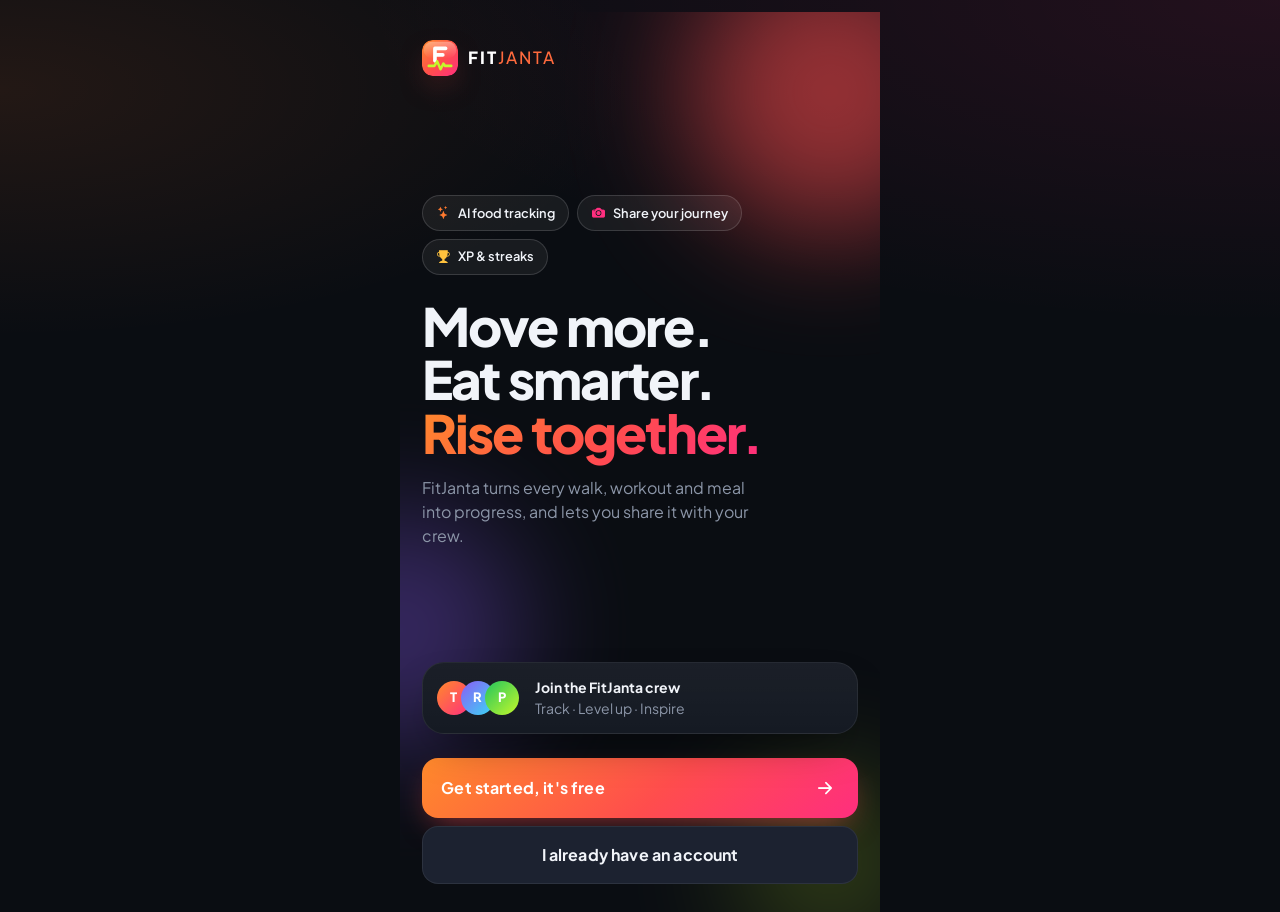
<file: src/main/resources/static/index.html>
<!DOCTYPE html>
<html lang="en" data-bs-theme="dark">
<head>
    <meta charset="UTF-8">
    <meta name="viewport" content="width=device-width, initial-scale=1, viewport-fit=cover">
    <title>FitJanta · Move. Eat. Share.</title>
    <link rel="preconnect" href="https://fonts.googleapis.com">
    <link rel="preconnect" href="https://fonts.gstatic.com" crossorigin>
    <link href="https://fonts.googleapis.com/css2?family=Plus+Jakarta+Sans:wght@400;500;600;700;800&display=swap" rel="stylesheet">
    <link href="https://cdn.jsdelivr.net/npm/bootstrap@5.3.3/dist/css/bootstrap.min.css" rel="stylesheet">
    <link href="https://cdn.jsdelivr.net/npm/bootstrap-icons@1.11.3/font/bootstrap-icons.min.css" rel="stylesheet">
    <link href="css/fitjanta.css" rel="stylesheet">
    <meta name="apple-mobile-web-app-capable" content="yes">
    <meta name="mobile-web-app-capable" content="yes">
    <meta name="apple-mobile-web-app-title" content="FitJanta">
    <meta name="apple-mobile-web-app-status-bar-style" content="black-translucent">
    <meta name="theme-color" content="#0A0D12">
    <link rel="apple-touch-icon" href="icons/apple-touch-icon.png">
    <link rel="icon" href="img/logo-mark.svg" type="image/svg+xml">
    <link rel="manifest" href="manifest.webmanifest">
</head>
<body>

<main class="auth-hero">
    <span class="hero-orb o1"></span>
    <span class="hero-orb o2"></span>
    <span class="hero-orb o3"></span>

    <header class="reveal">
        <a class="brand" href="index.html">
            <img src="img/logo-mark.svg" alt="">
            <span class="wordmark">FIT<span>JANTA</span></span>
        </a>
    </header>

    <section>
        <div class="d-flex flex-wrap gap-2 mb-4 reveal d1">
            <span class="feature-pill"><i class="bi bi-stars text-orange"></i> AI food tracking</span>
            <span class="feature-pill"><i class="bi bi-camera-fill text-pink"></i> Share your journey</span>
            <span class="feature-pill"><i class="bi bi-trophy-fill text-amber"></i> XP &amp; streaks</span>
        </div>

        <h1 class="display-hero reveal d2">
            Move more.<br>
            Eat smarter.<br>
            <span class="text-grad">Rise together.</span>
        </h1>

        <p class="text-muted fs-6 mt-3 mb-0 reveal d3" style="max-width: 340px;">
            FitJanta turns every walk, workout and meal into progress, and lets you share it with your crew.
        </p>
    </section>

    <section class="reveal d4">
        <div class="fj-card tight d-flex align-items-center gap-3 mb-4">
            <div class="d-flex">
                <span class="avatar" style="--s:34px;background:linear-gradient(135deg,#FF8A2B,#FF2E7E)">T</span>
                <span class="avatar" style="--s:34px;margin-left:-10px;background:linear-gradient(135deg,#8B5CF6,#38D9F5)">R</span>
                <span class="avatar" style="--s:34px;margin-left:-10px;background:linear-gradient(135deg,#22C55E,#C5F82A)">P</span>
            </div>
            <div class="small">
                <div class="fw-bold">Join the FitJanta crew</div>
                <div class="text-muted">Track · Level up · Inspire</div>
            </div>
        </div>

        <a href="signup.html" class="btn btn-grad w-100 py-3 d-flex justify-content-between align-items-center pulse-glow">
            <span>Get started, it's free</span>
            <i class="bi bi-arrow-right-short fs-3 lh-1"></i>
        </a>
        <a href="login.html" class="btn btn-ghost w-100 py-3 mt-2">I already have an account</a>
    </section>
</main>

<script src="https://cdn.jsdelivr.net/npm/bootstrap@5.3.3/dist/js/bootstrap.bundle.min.js"></script>
<script src="js/fitjanta.js"></script>
<script>
    // Already logged in? Go straight to the dashboard.
    if (FJ.user() && FJ.user().id) window.location.replace("home.html");
</script>
</body>
</html>
</file>
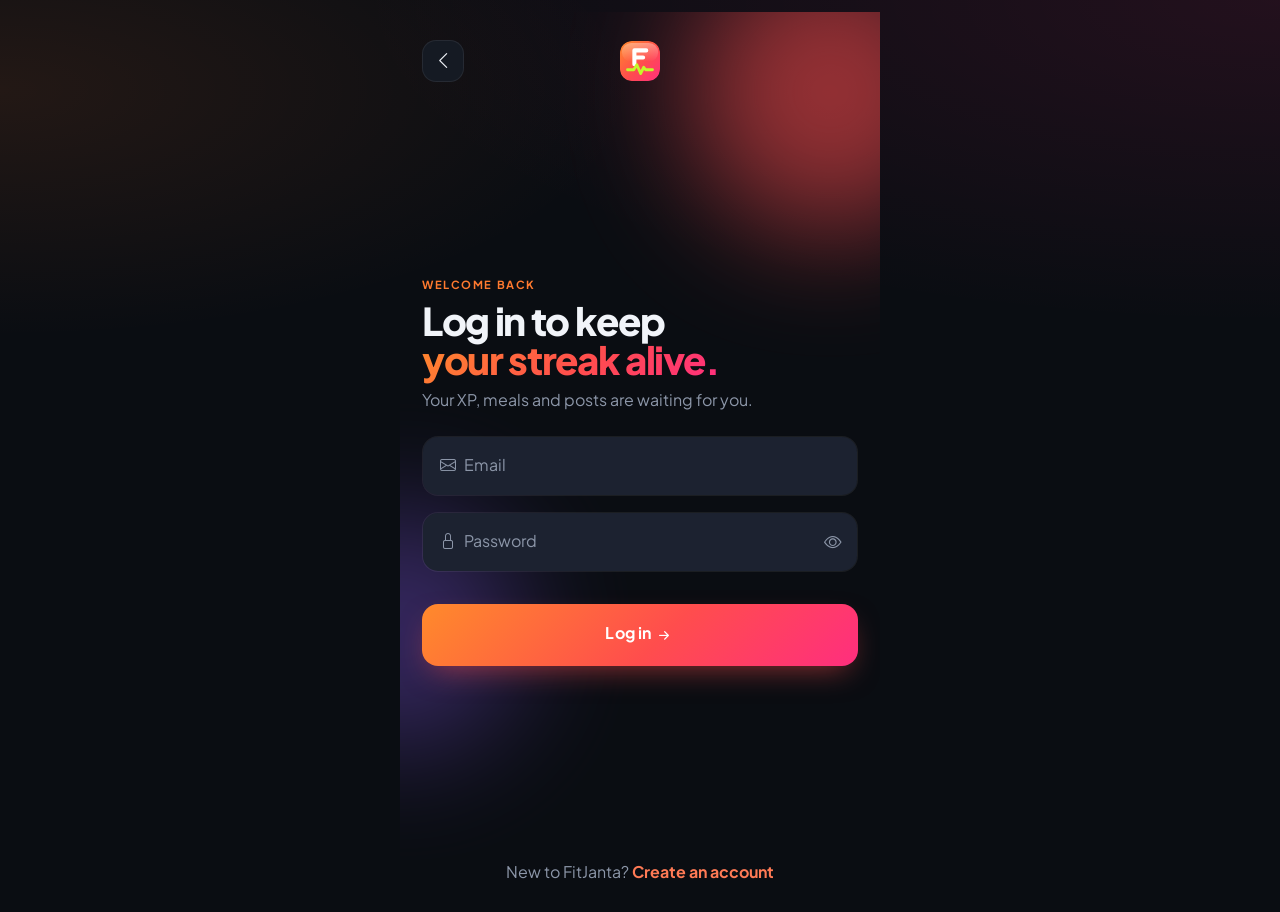
<file: src/main/resources/static/activity.html>
<!DOCTYPE html>
<html lang="en" data-bs-theme="dark">
<head>
    <meta charset="UTF-8">
    <meta name="viewport" content="width=device-width, initial-scale=1, viewport-fit=cover">
    <title>Log workout · FitJanta</title>
    <link rel="preconnect" href="https://fonts.googleapis.com">
    <link rel="preconnect" href="https://fonts.gstatic.com" crossorigin>
    <link href="https://fonts.googleapis.com/css2?family=Plus+Jakarta+Sans:wght@400;500;600;700;800&display=swap" rel="stylesheet">
    <link href="https://cdn.jsdelivr.net/npm/bootstrap@5.3.3/dist/css/bootstrap.min.css" rel="stylesheet">
    <link href="https://cdn.jsdelivr.net/npm/bootstrap-icons@1.11.3/font/bootstrap-icons.min.css" rel="stylesheet">
    <link href="css/fitjanta.css" rel="stylesheet">
    <meta name="apple-mobile-web-app-capable" content="yes">
    <meta name="mobile-web-app-capable" content="yes">
    <meta name="apple-mobile-web-app-title" content="FitJanta">
    <meta name="apple-mobile-web-app-status-bar-style" content="black-translucent">
    <meta name="theme-color" content="#0A0D12">
    <link rel="apple-touch-icon" href="icons/apple-touch-icon.png">
    <link rel="icon" href="img/logo-mark.svg" type="image/svg+xml">
    <link rel="manifest" href="manifest.webmanifest">
    <style>
        .type-grid { display: grid; grid-template-columns: repeat(3, 1fr); gap: 10px; }
        .type-card {
            background: var(--fj-surface); border: 1px solid var(--fj-border); border-radius: 20px;
            padding: 14px 8px; text-align: center; cursor: pointer; transition: all .18s ease;
        }
        .type-card .bi { font-size: 1.6rem; display: block; margin-bottom: 4px; }
        .type-card span { font-size: .8rem; font-weight: 700; }
        .btn-check:checked + .type-card { background: var(--fj-grad); border-color: transparent; box-shadow: var(--fj-glow); color: #fff; transform: translateY(-2px); }
        .btn-check:checked + .type-card .bi { color: #fff !important; }
        .stepper { display: flex; align-items: center; gap: 12px; }
        .stepper button { width: 48px; height: 48px; border-radius: 16px; font-size: 1.4rem; padding: 0; }
        .stepper .val { flex: 1; text-align: center; font-size: 2rem; font-weight: 800; letter-spacing: -.02em; }
        .stepper .val small { font-size: .9rem; color: var(--fj-muted); font-weight: 600; }
    </style>
</head>
<body>

<main class="app-shell">

    <header class="app-topbar">
        <a href="home.html" class="icon-btn" aria-label="Back"><i class="bi bi-chevron-left"></i></a>
        <h1 class="title flex-grow-1">Log workout</h1>
        <a href="challenges.html" class="icon-btn" aria-label="Challenges"><i class="bi bi-flag"></i></a>
    </header>

    <div class="small-caps mb-2 reveal d1">Choose activity</div>
    <section class="type-grid reveal d1" id="types"></section>

    <section class="fj-card mt-3 reveal d2" id="distanceCard">
        <div class="d-flex justify-content-between align-items-center mb-2">
            <div class="small-caps">Distance</div>
            <div class="chip-group" id="distPresets"></div>
        </div>
        <div class="stepper">
            <button class="btn btn-ghost" data-step="distance" data-delta="-0.5"><i class="bi bi-dash"></i></button>
            <div class="val"><span id="distanceVal">3.0</span> <small>km</small></div>
            <button class="btn btn-ghost" data-step="distance" data-delta="0.5"><i class="bi bi-plus"></i></button>
        </div>
        <input type="range" class="form-range mt-2" id="distanceRange" min="0" max="42" step="0.5" value="3">
    </section>

    <section class="fj-card mt-3 reveal d3">
        <div class="d-flex justify-content-between align-items-center mb-2">
            <div class="small-caps">Duration</div>
            <div class="chip-group" id="timePresets"></div>
        </div>
        <div class="stepper">
            <button class="btn btn-ghost" data-step="duration" data-delta="-5"><i class="bi bi-dash"></i></button>
            <div class="val"><span id="durationVal">30</span> <small>min</small></div>
            <button class="btn btn-ghost" data-step="duration" data-delta="5"><i class="bi bi-plus"></i></button>
        </div>
        <input type="range" class="form-range mt-2" id="durationRange" min="0" max="240" step="5" value="30">
    </section>

    <!-- Live preview -->
    <section class="fj-card fj-card-grad mt-3 reveal d4">
        <div class="row text-center g-0">
            <div class="col">
                <div class="small fw-semibold" style="opacity:.85">Calories burned</div>
                <div class="display-6 fw-800 lh-1 mt-1" id="kcalPreview">0</div>
            </div>
            <div class="col border-start" style="border-color:rgba(255,255,255,.25)!important">
                <div class="small fw-semibold" style="opacity:.85">XP you'll earn</div>
                <div class="display-6 fw-800 lh-1 mt-1">+<span id="xpPreview">0</span></div>
            </div>
        </div>
        <div class="small text-center mt-3" style="opacity:.85" id="paceText">&nbsp;</div>
    </section>

    <button class="btn btn-lime w-100 py-3 mt-3 fs-6" id="saveBtn"><i class="bi bi-check2-circle me-1"></i> Save workout</button>

    <div class="section-title"><h2>Recent workouts</h2><span class="small text-muted" id="histCount"></span></div>
    <section id="history"><div class="skeleton" style="height:70px"></div></section>
</main>

<script src="https://cdn.jsdelivr.net/npm/bootstrap@5.3.3/dist/js/bootstrap.bundle.min.js"></script>
<script src="js/fitjanta.js"></script>
<script>
    const me = FJ.requireUser();
    FJ.nav("");
    const $ = id => document.getElementById(id);

    // Same formulas as the server (ActivityController) for a live preview
    const TYPES = {
        Walking:  { icon: "bi-person-walking", color: "text-lime", usesDistance: true, kcal: (d, m) => d > 0 ? d * 55 : m * 4.5, xp: (d, m) => d * 10 },
        Running:  { icon: "bi-lightning-charge-fill", color: "text-orange", usesDistance: true, kcal: (d, m) => d > 0 ? d * 68 : m * 11, xp: (d, m) => d * 15 },
        Cycling:  { icon: "bi-bicycle", color: "text-cyan", usesDistance: true, kcal: (d, m) => d > 0 ? d * 30 : m * 7.5, xp: (d, m) => d * 8 },
        Swimming: { icon: "bi-water", color: "text-cyan", usesDistance: false, kcal: (d, m) => m * 9, xp: (d, m) => m * 2 },
        Workout:  { icon: "bi-heart-pulse-fill", color: "text-pink", usesDistance: false, kcal: (d, m) => m * 7, xp: (d, m) => m * 2 },
        Yoga:     { icon: "bi-flower1", color: "text-violet", usesDistance: false, kcal: (d, m) => m * 3.5, xp: (d, m) => m * 1.5 }
    };

    $("types").innerHTML = Object.entries(TYPES).map(([name, t], i) => `
        <input type="radio" class="btn-check" name="type" id="t${name}" value="${name}" ${i === 1 ? "checked" : ""}>
        <label class="type-card" for="t${name}"><i class="bi ${t.icon} ${t.color}"></i><span>${name}</span></label>`).join("");

    $("distPresets").innerHTML = [1, 3, 5, 10].map(v => `<button class="chip py-1 px-2" data-preset="distance" data-v="${v}">${v}k</button>`).join("");
    $("timePresets").innerHTML = [15, 30, 45, 60].map(v => `<button class="chip py-1 px-2" data-preset="duration" data-v="${v}">${v}m</button>`).join("");

    const state = { distance: 3, duration: 30 };
    const type = () => document.querySelector('input[name="type"]:checked').value;

    function render() {
        const t = TYPES[type()];
        $("distanceCard").classList.toggle("opacity-50", !t.usesDistance);
        $("distanceCard").style.pointerEvents = t.usesDistance ? "" : "none";
        const d = t.usesDistance ? state.distance : 0;
        const m = state.duration;
        $("distanceVal").textContent = state.distance.toFixed(1);
        $("durationVal").textContent = m;
        $("distanceRange").value = state.distance;
        $("durationRange").value = m;
        $("kcalPreview").textContent = FJ.fmt(Math.round(t.kcal(d, m)));
        let xp = Math.floor(t.xp(d, m));
        if (xp === 0) xp = Math.max(10, m);
        $("xpPreview").textContent = xp;
        $("paceText").innerHTML = t.usesDistance && d > 0 && m > 0
            ? `<i class="bi bi-speedometer2 me-1"></i>Pace ${(m / d).toFixed(1)} min/km · ${(d / (m / 60)).toFixed(1)} km/h`
            : `<i class="bi bi-info-circle me-1"></i>${type()} is tracked by time`;
    }

    document.addEventListener("click", e => {
        const s = e.target.closest("[data-step]");
        if (s) {
            const key = s.dataset.step;
            const max = key === "distance" ? 42 : 240;
            state[key] = Math.min(max, Math.max(0, +(state[key] + Number(s.dataset.delta)).toFixed(1)));
            FJ.haptic();
            render();
        }
        const p = e.target.closest("[data-preset]");
        if (p) {
            state[p.dataset.preset] = Number(p.dataset.v);
            FJ.haptic();
            render();
        }
    });
    $("distanceRange").addEventListener("input", e => { state.distance = Number(e.target.value); render(); });
    $("durationRange").addEventListener("input", e => { state.duration = Number(e.target.value); render(); });
    $("types").addEventListener("change", () => { FJ.haptic(); render(); });

    $("saveBtn").addEventListener("click", async () => {
        const t = TYPES[type()];
        const body = {
            userId: me.id,
            type: type(),
            distance: t.usesDistance ? state.distance : 0,
            duration: state.duration
        };
        const btn = $("saveBtn");
        FJ.setLoading(btn, true, "Saving workout");
        try {
            const r = await FJ.api("/api/activities", { method: "POST", body });
            FJ.setUser(r.user);
            FJ.celebrate(`+${r.xpEarned} XP`, r.levelUp ? `Level up! You're now level ${r.user.level} 🚀` : `${body.type} saved · ${FJ.fmt(r.activity.calories)} kcal burned 🔥`);
            loadHistory();
        } catch (e) {
            FJ.toast(e.message, "error");
        } finally {
            FJ.setLoading(btn, false);
        }
    });

    async function loadHistory() {
        try {
            const acts = await FJ.api(`/api/activities/user/${me.id}`);
            $("histCount").textContent = acts.length ? acts.length + " total" : "";
            $("history").innerHTML = acts.length ? acts.slice(0, 15).map(a => {
                const m = FJ.activityMeta(a.type);
                return `<div class="list-tile">
                    <span class="lt-icon ${m.tint}"><i class="bi ${m.icon}"></i></span>
                    <span class="lt-body"><span class="lt-title d-block">${FJ.esc(a.type)}</span>
                    <span class="lt-sub">${a.distance ? a.distance + " km · " : ""}${a.duration} min${a.date ? " · " + FJ.esc(a.date) : ""}</span></span>
                    <span class="lt-end me-1">${FJ.fmt(a.calories)}<span class="d-block small text-muted fw-semibold">kcal</span></span>
                    <button class="btn btn-sm btn-ghost text-pink" data-del="${a.id}" aria-label="Delete"><i class="bi bi-trash3"></i></button>
                </div>`;
            }).join("") : `<div class="fj-card flat empty-state"><i class="bi bi-stopwatch"></i><div class="fw-bold text-white">No workouts yet</div><div class="small">Your first one is a tap away.</div></div>`;
        } catch (e) {
            FJ.toast(e.message, "error");
        }
    }

    $("history").addEventListener("click", async e => {
        const b = e.target.closest("[data-del]");
        if (!b || !confirm("Delete this workout? (XP already earned is kept)")) return;
        try {
            await FJ.api(`/api/activities/${b.dataset.del}?userId=${me.id}`, { method: "DELETE" });
            FJ.toast("Workout deleted", "success");
            loadHistory();
        } catch (err) { FJ.toast(err.message, "error"); }
    });

    render();
    loadHistory();
</script>
</body>
</html>
</file>
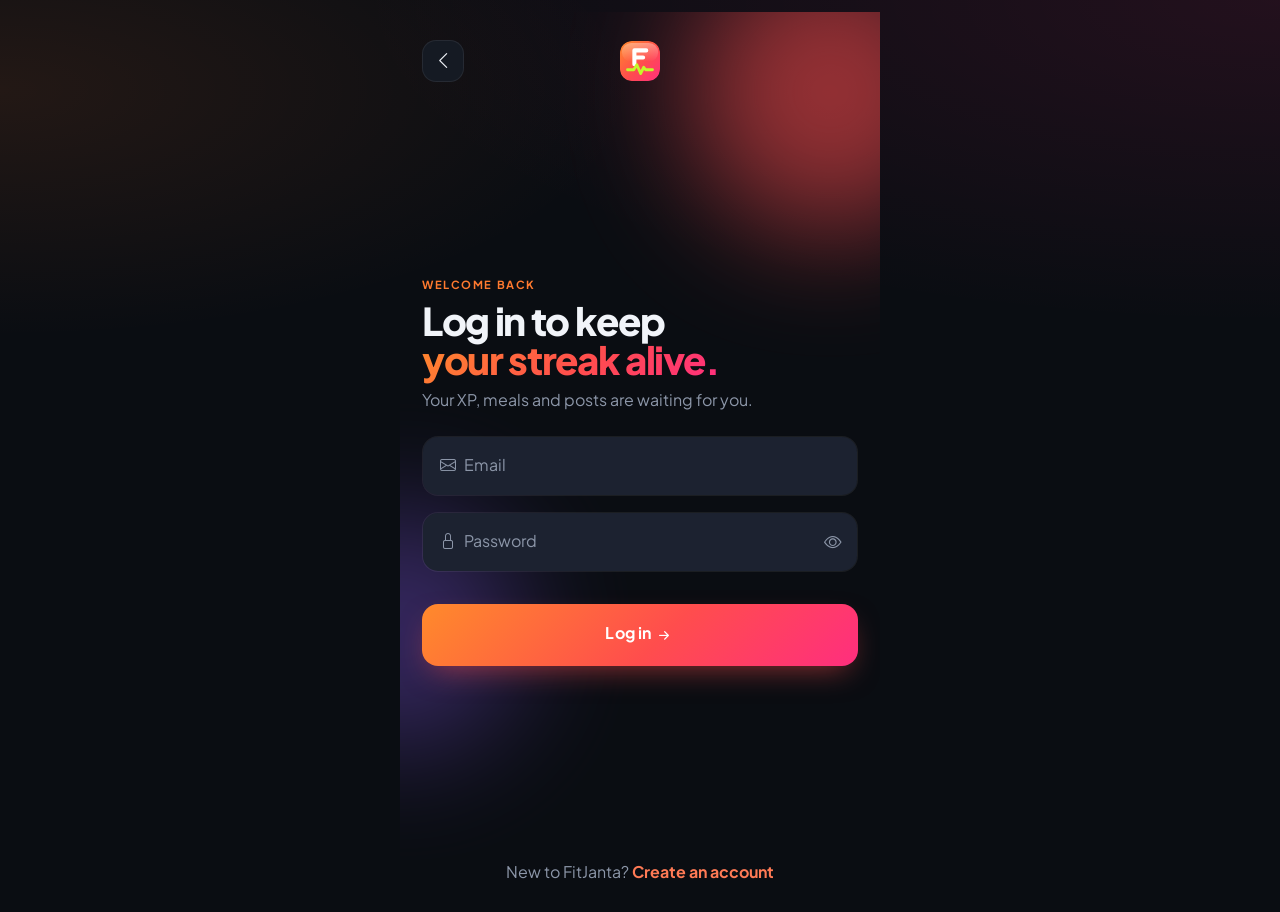
<file: src/main/resources/static/challenges.html>
<!DOCTYPE html>
<html lang="en" data-bs-theme="dark">
<head>
    <meta charset="UTF-8">
    <meta name="viewport" content="width=device-width, initial-scale=1, viewport-fit=cover">
    <title>Challenges · FitJanta</title>
    <link rel="preconnect" href="https://fonts.googleapis.com">
    <link rel="preconnect" href="https://fonts.gstatic.com" crossorigin>
    <link href="https://fonts.googleapis.com/css2?family=Plus+Jakarta+Sans:wght@400;500;600;700;800&display=swap" rel="stylesheet">
    <link href="https://cdn.jsdelivr.net/npm/bootstrap@5.3.3/dist/css/bootstrap.min.css" rel="stylesheet">
    <link href="https://cdn.jsdelivr.net/npm/bootstrap-icons@1.11.3/font/bootstrap-icons.min.css" rel="stylesheet">
    <link href="css/fitjanta.css" rel="stylesheet">
    <meta name="apple-mobile-web-app-capable" content="yes">
    <meta name="mobile-web-app-capable" content="yes">
    <meta name="apple-mobile-web-app-title" content="FitJanta">
    <meta name="apple-mobile-web-app-status-bar-style" content="black-translucent">
    <meta name="theme-color" content="#0A0D12">
    <link rel="apple-touch-icon" href="icons/apple-touch-icon.png">
    <link rel="icon" href="img/logo-mark.svg" type="image/svg+xml">
    <link rel="manifest" href="manifest.webmanifest">
</head>
<body>

<main class="app-shell">

    <header class="app-topbar">
        <a href="home.html" class="icon-btn" aria-label="Back"><i class="bi bi-chevron-left"></i></a>
        <h1 class="title flex-grow-1">Challenges</h1>
        <a href="leaderboard.html" class="icon-btn" aria-label="Leaderboard"><i class="bi bi-trophy"></i></a>
    </header>

    <section class="fj-card fj-card-grad reveal d1">
        <div class="d-flex align-items-center gap-3">
            <div class="ring ring-sm" id="ring" style="--color:#fff;--value:0">
                <div class="ring-inner"><div class="ring-value" id="pct">0%</div></div>
            </div>
            <div class="flex-grow-1">
                <div class="fw-800 fs-5"><span id="doneCount">0</span> of <span id="totalCount">0</span> completed</div>
                <div class="small" style="opacity:.85"><span id="xpAvail">0</span> XP still up for grabs</div>
            </div>
        </div>
    </section>

    <div class="chip-scroll mt-3 reveal d2" id="filters">
        <button class="chip active" data-filter="all">All</button>
        <button class="chip" data-filter="open">Open</button>
        <button class="chip" data-filter="done">Completed</button>
    </div>

    <section id="list" class="mt-3"><div class="skeleton" style="height:110px"></div></section>
</main>

<script src="https://cdn.jsdelivr.net/npm/bootstrap@5.3.3/dist/js/bootstrap.bundle.min.js"></script>
<script src="js/fitjanta.js"></script>
<script>
    const me = FJ.requireUser();
    FJ.nav("");
    const $ = id => document.getElementById(id);

    let challenges = [];
    let done = new Set();
    let filter = "all";

    function unitFor(c) {
        if (c.activityType === "Nutrition") return "score";
        if (c.target >= 1000) return "steps";
        return ["Walking", "Running", "Cycling"].includes(c.activityType) ? "km" : "min";
    }

    function render() {
        const total = challenges.length;
        const completed = challenges.filter(c => done.has(c.id)).length;
        $("doneCount").textContent = completed;
        $("totalCount").textContent = total;
        $("xpAvail").textContent = FJ.fmt(challenges.filter(c => !done.has(c.id)).reduce((s, c) => s + c.xp, 0));
        const pct = total ? Math.round(completed * 100 / total) : 0;
        $("pct").textContent = pct + "%";
        requestAnimationFrame(() => $("ring").style.setProperty("--value", pct));

        const visible = challenges.filter(c => filter === "all" || (filter === "done") === done.has(c.id));
        $("list").innerHTML = visible.length ? visible.map((c, i) => {
            const m = FJ.activityMeta(c.activityType);
            const isDone = done.has(c.id);
            return `<div class="fj-card tight reveal d${Math.min(i + 1, 6)} ${isDone ? "opacity-75" : ""}">
                <div class="d-flex gap-3">
                    <span class="lt-icon ${m.tint} rounded-4 d-inline-flex align-items-center justify-content-center flex-shrink-0" style="width:52px;height:52px;font-size:1.4rem"><i class="bi ${m.icon}"></i></span>
                    <div class="flex-grow-1 min-w-0">
                        <div class="d-flex align-items-center gap-2">
                            <div class="fw-800">${FJ.esc(c.title)}</div>
                            ${isDone ? '<i class="bi bi-patch-check-fill text-lime"></i>' : ""}
                        </div>
                        <div class="small text-muted">${FJ.esc(c.description)}</div>
                        <div class="d-flex gap-2 mt-2">
                            <span class="badge rounded-pill tint-amber"><i class="bi bi-lightning-charge-fill"></i> ${c.xp} XP</span>
                            <span class="badge rounded-pill tint-cyan">${FJ.esc(c.activityType)} · ${FJ.fmt(c.target)} ${unitFor(c)}</span>
                        </div>
                    </div>
                </div>
                <button class="btn ${isDone ? "btn-ghost" : "btn-grad"} w-100 mt-3 py-2" data-complete="${c.id}" ${isDone ? "disabled" : ""}>
                    ${isDone ? '<i class="bi bi-check2-all me-1"></i>Completed' : '<i class="bi bi-flag-fill me-1"></i>Mark as completed'}
                </button>
            </div>`;
        }).join("") : `<div class="fj-card flat empty-state"><i class="bi bi-flag"></i><div class="fw-bold text-white">Nothing here</div></div>`;
    }

    async function load() {
        try {
            const [list, completed] = await Promise.all([
                FJ.api("/api/challenges"),
                FJ.api(`/api/challenges/completed/${me.id}`)
            ]);
            challenges = list;
            done = new Set(completed);
            render();
        } catch (e) { FJ.toast(e.message, "error"); }
    }

    $("filters").addEventListener("click", e => {
        const b = e.target.closest("[data-filter]");
        if (!b) return;
        filter = b.dataset.filter;
        document.querySelectorAll("#filters .chip").forEach(c => c.classList.toggle("active", c === b));
        render();
    });

    $("list").addEventListener("click", async e => {
        const b = e.target.closest("[data-complete]");
        if (!b) return;
        FJ.setLoading(b, true, "Claiming XP");
        try {
            const r = await FJ.api(`/api/challenges/${b.dataset.complete}/complete/${me.id}`, { method: "POST" });
            FJ.setUser(r.user);
            done.add(Number(b.dataset.complete));
            FJ.celebrate(`+${r.xpEarned} XP`, r.levelUp ? `Level up! Level ${r.user.level} 🚀` : "Challenge completed 🏁");
            render();
        } catch (err) {
            FJ.toast(err.message, "error");
            FJ.setLoading(b, false);
        }
    });

    load();
</script>
</body>
</html>
</file>
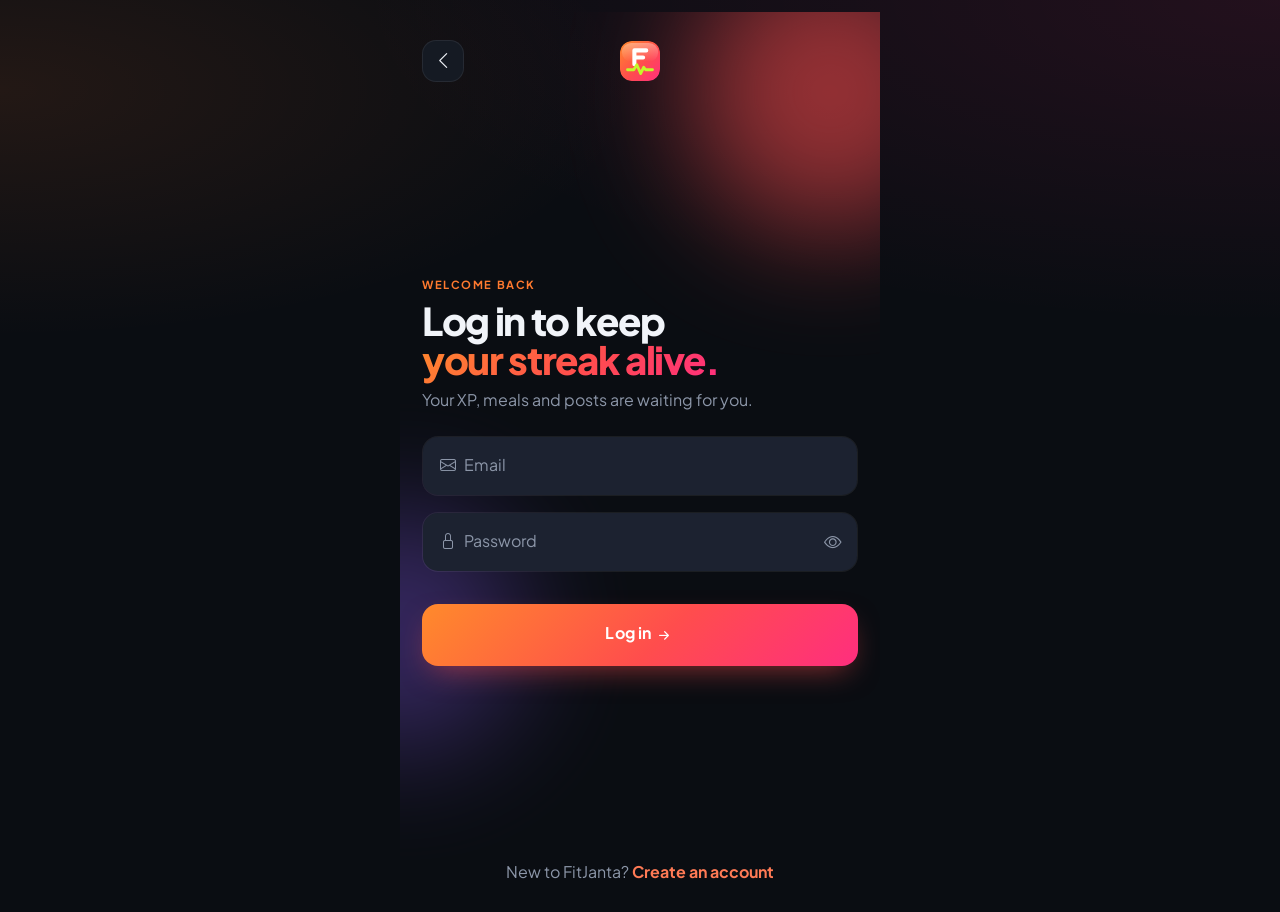
<file: src/main/resources/static/feed.html>
<!DOCTYPE html>
<html lang="en" data-bs-theme="dark">
<head>
    <meta charset="UTF-8">
    <meta name="viewport" content="width=device-width, initial-scale=1, viewport-fit=cover">
    <title>Feed · FitJanta</title>
    <link rel="preconnect" href="https://fonts.googleapis.com">
    <link rel="preconnect" href="https://fonts.gstatic.com" crossorigin>
    <link href="https://fonts.googleapis.com/css2?family=Plus+Jakarta+Sans:wght@400;500;600;700;800&display=swap" rel="stylesheet">
    <link href="https://cdn.jsdelivr.net/npm/bootstrap@5.3.3/dist/css/bootstrap.min.css" rel="stylesheet">
    <link href="https://cdn.jsdelivr.net/npm/bootstrap-icons@1.11.3/font/bootstrap-icons.min.css" rel="stylesheet">
    <link href="css/fitjanta.css" rel="stylesheet">
    <meta name="apple-mobile-web-app-capable" content="yes">
    <meta name="mobile-web-app-capable" content="yes">
    <meta name="apple-mobile-web-app-title" content="FitJanta">
    <meta name="apple-mobile-web-app-status-bar-style" content="black-translucent">
    <meta name="theme-color" content="#0A0D12">
    <link rel="apple-touch-icon" href="icons/apple-touch-icon.png">
    <link rel="icon" href="img/logo-mark.svg" type="image/svg+xml">
    <link rel="manifest" href="manifest.webmanifest">
</head>
<body>

<main class="app-shell">

    <header class="app-topbar">
        <a class="brand" href="home.html">
            <img src="img/logo-mark.svg" alt="">
            <span class="wordmark">FIT<span>JANTA</span></span>
        </a>
        <span class="flex-grow-1"></span>
        <button class="icon-btn" id="refreshBtn" aria-label="Refresh"><i class="bi bi-arrow-clockwise"></i></button>
        <a href="new-post.html" class="icon-btn" aria-label="New post"><i class="bi bi-plus-square"></i></a>
    </header>

    <!-- Share prompt -->
    <a href="new-post.html" class="fj-card tight d-flex align-items-center gap-3 text-decoration-none text-white mb-3 pressable reveal d1">
        <span id="meAvatar"></span>
        <span class="flex-grow-1 text-muted">Share today's workout or meal…</span>
        <span class="icon-btn" style="background:var(--fj-grad);border:0"><i class="bi bi-camera-fill"></i></span>
    </a>

    <section id="feed">
        <div class="skeleton mb-3" style="height:480px"></div>
        <div class="skeleton" style="height:480px"></div>
    </section>

</main>

<!-- Comments bottom sheet -->
<div class="offcanvas offcanvas-bottom sheet" tabindex="-1" id="commentSheet" aria-labelledby="commentTitle">
    <div class="sheet-handle"></div>
    <div class="offcanvas-header py-2">
        <h5 class="offcanvas-title fw-800 w-100 text-center" id="commentTitle">Comments</h5>
        <button type="button" class="btn-close position-absolute end-0 me-3" data-bs-dismiss="offcanvas" aria-label="Close"></button>
    </div>
    <div class="offcanvas-body pt-0" id="commentList"></div>
    <form class="comment-composer" id="commentForm" autocomplete="off">
        <span id="composerAvatar"></span>
        <input class="form-control" id="commentInput" maxlength="500" placeholder="Add a comment…" enterkeyhint="send">
        <button class="btn btn-grad send" id="sendBtn" type="submit" aria-label="Post comment" disabled><i class="bi bi-send-fill"></i></button>
    </form>
</div>

<script src="https://cdn.jsdelivr.net/npm/bootstrap@5.3.3/dist/js/bootstrap.bundle.min.js"></script>
<script src="js/fitjanta.js"></script>
<script>
    const me = FJ.requireUser();
    FJ.nav("feed");
    const $ = id => document.getElementById(id);
    $("meAvatar").innerHTML = FJ.avatarOf(me, 40);
    $("composerAvatar").innerHTML = FJ.avatarOf(me, 34);

    let posts = [];
    let openPostId = null;
    const sheet = new bootstrap.Offcanvas($("commentSheet"));

    function commentLine(c) {
        return `<div class="c-line"><a class="user-link fw-bold me-1" href="${FJ.profileHref(c.userId)}">${FJ.esc(c.userName.split(" ")[0])}</a>${FJ.formatCaption(c.text)}</div>`;
    }

    function commentsPreview(p) {
        if (!p.commentCount) {
            return `<div class="add-comment-inline" data-comments="${p.id}">${FJ.avatarOf(me, 26)}<span>Add a comment…</span></div>`;
        }
        return `<div class="post-comments">
            ${p.commentCount > 2 ? `<button class="more mb-1 p-0 border-0 bg-transparent text-muted fw-semibold" data-comments="${p.id}">View all ${p.commentCount} comments</button>` : ""}
            ${p.latestComments.map(commentLine).join("")}
            <div class="add-comment-inline px-0 pb-0 pt-1" data-comments="${p.id}">${FJ.avatarOf(me, 24)}<span>Add a comment…</span></div>
        </div>`;
    }

    function postCard(p, i) {
        const mine = p.userId === me.id;
        const long = (p.caption || "").length > 140 || (p.caption || "").split("\n").length > 3;
        const href = FJ.profileHref(p.userId);
        return `
        <article class="post-card reveal d${Math.min(i + 1, 6)}" id="post-${p.id}">
            <div class="post-head">
                <a href="${href}">${FJ.avatar(p.userName, 40, true, p.userAvatar)}</a>
                <div class="flex-grow-1 min-w-0">
                    <div class="name"><a class="user-link" href="${href}">${FJ.esc(p.userName)}</a> <span class="badge rounded-pill tint-orange ms-1" style="font-size:.62rem">Lv ${p.userLevel}</span></div>
                    <div class="meta">${p.userCity ? `<i class="bi bi-geo-alt"></i> ${FJ.esc(p.userCity)} · ` : ""}${FJ.timeAgo(p.createdAt)}</div>
                </div>
                ${mine ? `<div class="dropdown">
                    <button class="icon-btn" style="width:36px;height:36px;background:transparent;border:0" data-bs-toggle="dropdown" aria-label="Post options"><i class="bi bi-three-dots"></i></button>
                    <ul class="dropdown-menu dropdown-menu-end">
                        <li><button class="dropdown-item text-danger" data-delete="${p.id}"><i class="bi bi-trash3 me-2"></i>Delete post</button></li>
                    </ul></div>` : ""}
            </div>
            <div class="post-media" data-comments-dbl="${p.id}">
                <img src="${FJ.esc(p.imageUrl)}" alt="Post by ${FJ.esc(p.userName)}" loading="lazy" onload="this.classList.add('loaded')">
            </div>
            <div class="post-actions">
                <button class="pa-btn" data-comments="${p.id}" aria-label="Comments"><i class="bi bi-chat"></i><span class="cc">${p.commentCount || ""}</span></button>
                <a class="pa-btn ms-auto text-decoration-none" href="${href}" aria-label="View profile"><i class="bi bi-person-circle"></i></a>
            </div>
            ${p.caption ? `<div class="post-body pt-1">
                <div class="caption ${long ? "clamp" : ""}"><a class="user-link fw-bold me-1" href="${href}">${FJ.esc(p.userName.split(" ")[0])}</a>${FJ.formatCaption(p.caption)}</div>
                ${long ? `<button class="more mt-1" data-more>more</button>` : ""}
            </div>` : `<div class="pb-1"></div>`}
            <div class="comments-slot">${commentsPreview(p)}</div>
        </article>`;
    }

    async function load() {
        try {
            posts = await FJ.api("/api/posts");
            const feed = $("feed");
            if (!posts.length) {
                feed.innerHTML = `<div class="fj-card empty-state">
                    <i class="bi bi-images"></i>
                    <div class="fw-bold text-white fs-5">No posts yet</div>
                    <div class="small mb-3">Be the first to inspire the FitJanta crew.</div>
                    <a href="new-post.html" class="btn btn-grad px-4"><i class="bi bi-camera-fill me-1"></i> Create first post</a></div>`;
                return;
            }
            feed.innerHTML = posts.map(postCard).join("");
            if (location.hash) {
                const target = document.querySelector(location.hash);
                if (target) setTimeout(() => target.scrollIntoView({ behavior: "smooth", block: "start" }), 300);
            }
        } catch (e) {
            $("feed").innerHTML = `<div class="alert alert-danger">${FJ.esc(e.message)}</div>`;
        }
    }

    // ---------------- Comments sheet ----------------

    function commentRow(c, postOwnerId) {
        const canDelete = c.userId === me.id || postOwnerId === me.id;
        return `<div class="comment-row" id="c-${c.id}">
            <a href="${FJ.profileHref(c.userId)}">${FJ.avatar(c.userName, 36, false, c.userAvatar)}</a>
            <div class="c-body">
                <a class="user-link c-name" href="${FJ.profileHref(c.userId)}">${FJ.esc(c.userName)}</a>
                <div class="c-text">${FJ.formatCaption(c.text)}</div>
                <div class="c-meta">${FJ.timeAgo(c.createdAt)}${canDelete ? ` · <button class="btn btn-link p-0 text-muted" style="font-size:.72rem" data-del-comment="${c.id}">Delete</button>` : ""}</div>
            </div>
        </div>`;
    }

    async function openComments(postId) {
        openPostId = postId;
        const post = posts.find(p => p.id === postId);
        $("commentTitle").textContent = "Comments";
        $("commentList").innerHTML = `<div class="text-center py-4"><span class="ai-thinking"><span></span><span></span><span></span></span></div>`;
        sheet.show();
        try {
            const list = await FJ.api(`/api/posts/${postId}/comments`);
            renderComments(list, post);
        } catch (e) {
            $("commentList").innerHTML = `<div class="alert alert-danger small">${FJ.esc(e.message)}</div>`;
        }
    }

    function renderComments(list, post) {
        $("commentTitle").textContent = list.length ? `${list.length} comment${list.length > 1 ? "s" : ""}` : "Comments";
        const captionRow = post && post.caption ? `<div class="comment-row border-bottom pb-3 mb-1" style="border-color:var(--fj-border)!important">
                ${FJ.avatar(post.userName, 36, false, post.userAvatar)}
                <div class="c-body"><span class="c-name">${FJ.esc(post.userName)}</span><div class="c-text">${FJ.formatCaption(post.caption)}</div>
                <div class="c-meta">${FJ.timeAgo(post.createdAt)}</div></div></div>` : "";
        $("commentList").innerHTML = captionRow + (list.length
            ? list.map(c => commentRow(c, post && post.userId)).join("")
            : `<div class="empty-state"><i class="bi bi-chat-heart"></i><div class="fw-bold text-white">No comments yet</div><div class="small">Start the conversation 💬</div></div>`);
        $("commentList").scrollTop = $("commentList").scrollHeight;
    }

    function updatePostComments(postId, count, newComment) {
        const post = posts.find(p => p.id === postId);
        if (!post) return;
        post.commentCount = count;
        if (newComment) post.latestComments = [...post.latestComments, newComment].slice(-2);
        const card = $("post-" + postId);
        if (card) {
            card.querySelector(".cc").textContent = count || "";
            card.querySelector(".comments-slot").innerHTML = commentsPreview(post);
        }
    }

    $("commentInput").addEventListener("input", () => $("sendBtn").disabled = !$("commentInput").value.trim());

    $("commentForm").addEventListener("submit", async e => {
        e.preventDefault();
        const text = $("commentInput").value.trim();
        if (!text || !openPostId) return;
        const btn = $("sendBtn");
        btn.disabled = true;
        try {
            const r = await FJ.api(`/api/posts/${openPostId}/comments`, { method: "POST", body: { userId: me.id, text } });
            $("commentInput").value = "";
            FJ.haptic();
            const list = await FJ.api(`/api/posts/${openPostId}/comments`);
            renderComments(list, posts.find(p => p.id === openPostId));
            updatePostComments(openPostId, r.commentCount, r.comment);
        } catch (err) {
            FJ.toast(err.message, "error");
        } finally {
            btn.disabled = !$("commentInput").value.trim();
        }
    });

    $("commentList").addEventListener("click", async e => {
        const b = e.target.closest("[data-del-comment]");
        if (!b || !confirm("Delete this comment?")) return;
        try {
            const r = await FJ.api(`/api/posts/comments/${b.dataset.delComment}?userId=${me.id}`, { method: "DELETE" });
            const list = await FJ.api(`/api/posts/${openPostId}/comments`);
            renderComments(list, posts.find(p => p.id === openPostId));
            const post = posts.find(p => p.id === openPostId);
            if (post) post.latestComments = list.slice(-2);
            updatePostComments(openPostId, r.commentCount);
        } catch (err) { FJ.toast(err.message, "error"); }
    });

    $("commentSheet").addEventListener("shown.bs.offcanvas", () => $("commentInput").focus());

    // ---------------- Feed interactions ----------------

    $("feed").addEventListener("click", async e => {
        const c = e.target.closest("[data-comments]");
        if (c) { openComments(Number(c.dataset.comments)); return; }

        const more = e.target.closest("[data-more]");
        if (more) {
            more.previousElementSibling.classList.remove("clamp");
            more.remove();
            return;
        }
        const del = e.target.closest("[data-delete]");
        if (del) {
            if (!confirm("Delete this post? This can't be undone.")) return;
            try {
                await FJ.api(`/api/posts/${del.dataset.delete}?userId=${me.id}`, { method: "DELETE" });
                document.getElementById("post-" + del.dataset.delete)?.remove();
                FJ.toast("Post deleted", "success");
            } catch (err) {
                FJ.toast(err.message, "error");
            }
        }
    });

    // Double-tap a photo to open its comments
    $("feed").addEventListener("dblclick", e => {
        const m = e.target.closest("[data-comments-dbl]");
        if (m) openComments(Number(m.dataset.commentsDbl));
    });

    $("refreshBtn").addEventListener("click", () => { FJ.haptic(); load(); });
    load();
</script>
</body>
</html>
</file>
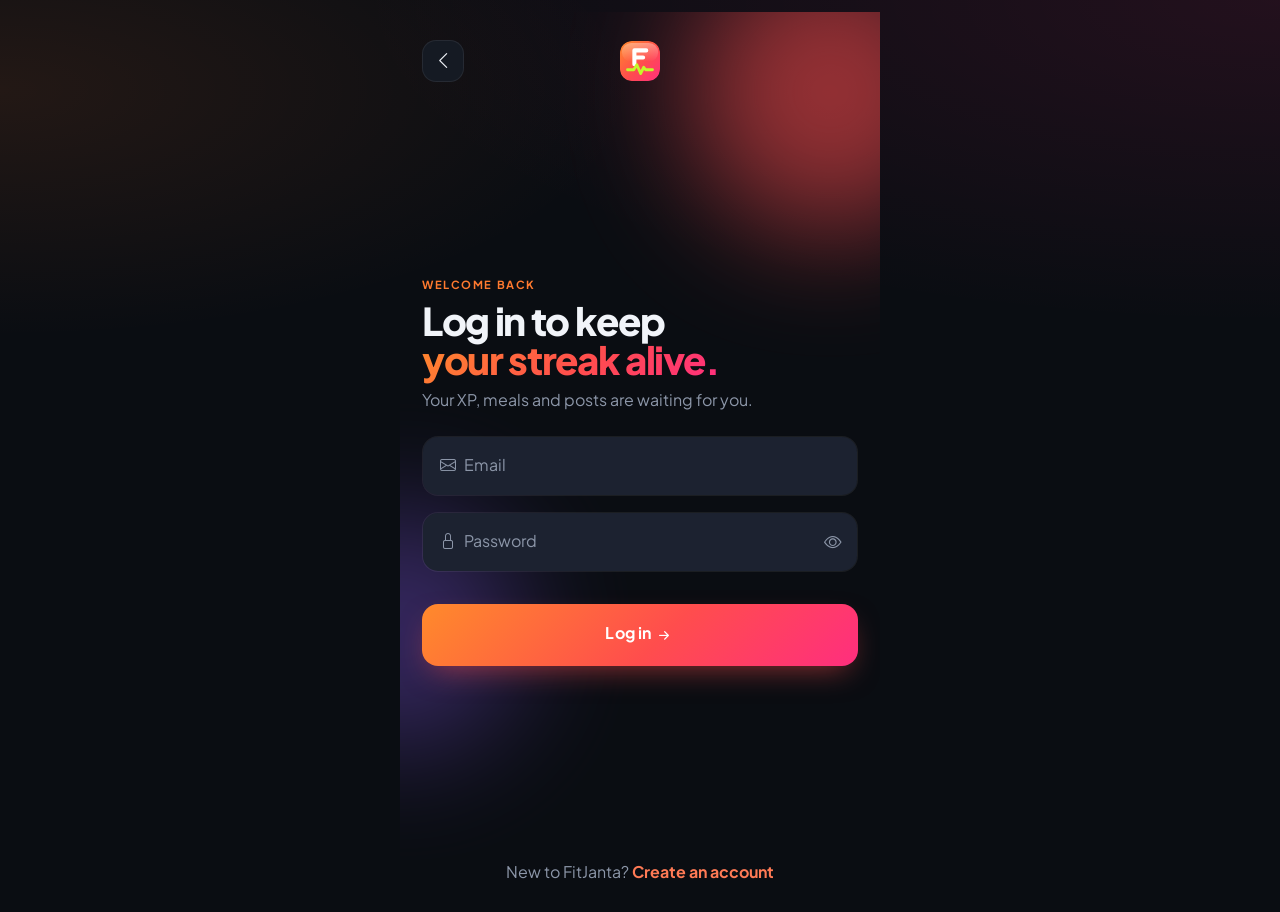
<file: src/main/resources/static/food.html>
<!DOCTYPE html>
<html lang="en" data-bs-theme="dark">
<head>
    <meta charset="UTF-8">
    <meta name="viewport" content="width=device-width, initial-scale=1, viewport-fit=cover">
    <title>Food AI · FitJanta</title>
    <link rel="preconnect" href="https://fonts.googleapis.com">
    <link rel="preconnect" href="https://fonts.gstatic.com" crossorigin>
    <link href="https://fonts.googleapis.com/css2?family=Plus+Jakarta+Sans:wght@400;500;600;700;800&display=swap" rel="stylesheet">
    <link href="https://cdn.jsdelivr.net/npm/bootstrap@5.3.3/dist/css/bootstrap.min.css" rel="stylesheet">
    <link href="https://cdn.jsdelivr.net/npm/bootstrap-icons@1.11.3/font/bootstrap-icons.min.css" rel="stylesheet">
    <link href="css/fitjanta.css" rel="stylesheet">
    <meta name="apple-mobile-web-app-capable" content="yes">
    <meta name="mobile-web-app-capable" content="yes">
    <meta name="apple-mobile-web-app-title" content="FitJanta">
    <meta name="apple-mobile-web-app-status-bar-style" content="black-translucent">
    <meta name="theme-color" content="#0A0D12">
    <link rel="apple-touch-icon" href="icons/apple-touch-icon.png">
    <link rel="icon" href="img/logo-mark.svg" type="image/svg+xml">
    <link rel="manifest" href="manifest.webmanifest">
</head>
<body>

<main class="app-shell">

    <header class="app-topbar">
        <div class="flex-grow-1">
            <span class="ai-badge mb-1"><i class="bi bi-stars"></i> FitJanta AI</span>
            <h1 class="title mt-1">Food tracker</h1>
        </div>
        <span class="small text-muted fw-semibold" id="dateLabel"></span>
    </header>

    <!-- Daily summary -->
    <section class="fj-card reveal d1">
        <div class="d-flex align-items-center gap-3">
            <div class="ring" id="ring" style="--size:118px;--thick:12px;--value:0">
                <div class="ring-inner">
                    <div class="ring-value fs-4" id="eaten">0</div>
                    <div class="ring-label">of <span id="goal">2,000</span> kcal</div>
                </div>
            </div>
            <div class="flex-grow-1">
                <div class="macro mb-3">
                    <div class="macro-head"><span class="text-cyan">Protein</span><span><span id="pVal">0</span>/<span id="pGoal">0</span> g</span></div>
                    <div class="progress"><div class="progress-bar bar-cyan" id="pBar" style="width:0%"></div></div>
                </div>
                <div class="macro mb-3">
                    <div class="macro-head"><span class="text-amber">Carbs</span><span><span id="cVal">0</span>/<span id="cGoal">0</span> g</span></div>
                    <div class="progress"><div class="progress-bar bar-amber" id="cBar" style="width:0%"></div></div>
                </div>
                <div class="macro">
                    <div class="macro-head"><span class="text-violet">Fat</span><span><span id="fVal">0</span>/<span id="fGoal">0</span> g</span></div>
                    <div class="progress"><div class="progress-bar bar-violet" id="fBar" style="width:0%"></div></div>
                </div>
            </div>
        </div>
        <div class="d-flex justify-content-between mt-3 pt-3 border-top" style="border-color:var(--fj-border)!important">
            <div class="small"><span class="text-muted">Remaining</span> <span class="fw-800" id="remaining">2,000</span> kcal</div>
            <div class="small"><span class="text-muted">Fibre</span> <span class="fw-800" id="fiber">0</span> g</div>
            <div class="small"><span class="text-muted">Meals</span> <span class="fw-800" id="mealCount">0</span></div>
        </div>
    </section>

    <!-- AI composer -->
    <section class="fj-card mt-3 reveal d2">
        <div class="d-flex align-items-center gap-2 mb-3">
            <span class="stat-icon tint-orange rounded-3 d-inline-flex align-items-center justify-content-center" style="width:38px;height:38px"><i class="bi bi-chat-square-heart-fill"></i></span>
            <div>
                <div class="fw-800">What did you eat?</div>
                <div class="small text-muted">Type naturally. AI works out calories &amp; macros.</div>
            </div>
        </div>

        <div class="chip-scroll mb-3" id="mealChips">
            <input type="radio" class="btn-check" name="meal" id="mBreakfast" value="Breakfast"><label class="chip" for="mBreakfast"><i class="bi bi-cup-hot"></i>Breakfast</label>
            <input type="radio" class="btn-check" name="meal" id="mLunch" value="Lunch"><label class="chip" for="mLunch"><i class="bi bi-sun"></i>Lunch</label>
            <input type="radio" class="btn-check" name="meal" id="mSnack" value="Snack"><label class="chip" for="mSnack"><i class="bi bi-apple"></i>Snack</label>
            <input type="radio" class="btn-check" name="meal" id="mDinner" value="Dinner"><label class="chip" for="mDinner"><i class="bi bi-moon-stars"></i>Dinner</label>
        </div>

        <textarea id="foodText" class="form-control" rows="3" maxlength="600"
                  placeholder="e.g. 2 roti, 1 bowl dal tadka, salad and a glass of buttermilk"></textarea>

        <div class="small-caps mt-3 mb-2">Try an example</div>
        <div class="chip-scroll" id="examples"></div>

        <!-- Live analysis -->
        <div id="analysis" class="mt-3 d-none"></div>

        <button id="saveBtn" class="btn btn-grad w-100 py-3 mt-3" disabled>
            <i class="bi bi-journal-plus me-1"></i> Add to food diary
        </button>
    </section>

    <!-- Diary -->
    <div class="section-title reveal d3">
        <h2>Food diary</h2>
        <span class="small text-muted" id="diaryHint">Today</span>
    </div>
    <section id="diary" class="reveal d3">
        <div class="skeleton" style="height:90px"></div>
    </section>

</main>

<script src="https://cdn.jsdelivr.net/npm/bootstrap@5.3.3/dist/js/bootstrap.bundle.min.js"></script>
<script src="js/fitjanta.js"></script>
<script>
    const me = FJ.requireUser();
    FJ.nav("food");
    const $ = id => document.getElementById(id);

    $("dateLabel").textContent = new Date().toLocaleDateString(undefined, { weekday: "short", day: "numeric", month: "short" });

    // Pre-select a meal based on the time of day
    const h = new Date().getHours();
    const autoMeal = h < 11 ? "Breakfast" : h < 16 ? "Lunch" : h < 19 ? "Snack" : "Dinner";
    $("m" + autoMeal).checked = true;

    const EXAMPLES = [
        "2 roti, dal tadka and salad",
        "Masala dosa with sambar",
        "Oats with banana and milk",
        "Chicken biryani and raita",
        "Paneer butter masala, 2 naan",
        "3 idli, sambar and chai",
        "2 boiled eggs, 2 brown bread",
        "Samosa and masala chai"
    ];
    $("examples").innerHTML = EXAMPLES.map(t => `<button type="button" class="chip" data-text="${FJ.esc(t)}">${FJ.esc(t)}</button>`).join("");
    $("examples").addEventListener("click", e => {
        const b = e.target.closest("[data-text]");
        if (!b) return;
        $("foodText").value = b.dataset.text;
        FJ.haptic();
        analyze();
    });

    const EMOJI_BY_NAME = [
        [/roti|paratha|naan|thepla|puri|bhatura/i, "🫓"], [/rice|biryani|khichdi|pulao/i, "🍚"], [/dal|rajma|chole|sambar|kadhi|curry|sabzi|bhindi|baingan/i, "🍲"],
        [/paneer|tofu/i, "🧀"], [/egg|omelette/i, "🥚"], [/chicken|mutton|tandoori/i, "🍗"], [/fish/i, "🐟"], [/dosa|uttapam|idli|dhokla/i, "🥞"],
        [/samosa|kachori|pakora|vada|fries/i, "🍟"], [/pizza/i, "🍕"], [/burger/i, "🍔"], [/sandwich|bread|toast/i, "🥪"], [/noodles|pasta|momos/i, "🍜"],
        [/milk|lassi|buttermilk|curd|yogurt|raita/i, "🥛"], [/chai|tea|coffee/i, "☕"], [/juice|soft drink|coconut/i, "🥤"],
        [/banana/i, "🍌"], [/apple/i, "🍎"], [/orange/i, "🍊"], [/mango/i, "🥭"], [/grapes/i, "🍇"], [/watermelon/i, "🍉"], [/papaya|fruit|pomegranate|dates/i, "🍓"],
        [/salad|sprouts/i, "🥗"], [/potato/i, "🥔"], [/almond|peanut|nuts/i, "🥜"], [/oats|cornflakes|quinoa|poha|upma/i, "🥣"],
        [/ice cream/i, "🍨"], [/chocolate/i, "🍫"], [/cake|gulab|jalebi|ladoo|kheer|biscuit/i, "🍰"], [/whey|soya/i, "💪"], [/honey|sugar|butter/i, "🍯"]
    ];
    const emoji = name => (EMOJI_BY_NAME.find(([re]) => re.test(name)) || [null, "🍽️"])[1];
    const scoreClass = s => s >= 7 ? "score-good" : s >= 4 ? "score-ok" : "score-bad";

    let lastAnalysis = null;
    let timer = null;
    let requestNo = 0;

    $("foodText").addEventListener("input", () => {
        clearTimeout(timer);
        timer = setTimeout(analyze, 550);
    });

    async function analyze() {
        const text = $("foodText").value.trim();
        const box = $("analysis");
        if (!text) {
            box.classList.add("d-none");
            $("saveBtn").disabled = true;
            lastAnalysis = null;
            return;
        }
        const myRequest = ++requestNo;
        box.classList.remove("d-none");
        box.innerHTML = `<div class="d-flex align-items-center gap-2 text-muted small py-2">
            <span class="ai-thinking"><span></span><span></span><span></span></span> FitJanta AI is analysing your meal…</div>`;

        try {
            const a = await FJ.api("/api/food/analyze", { method: "POST", body: { userId: me.id, text } });
            if (myRequest !== requestNo) return;   // a newer request is running
            lastAnalysis = a;
            renderAnalysis(a);
            $("saveBtn").disabled = a.items.length === 0;
        } catch (e) {
            box.innerHTML = `<div class="alert alert-danger small py-2 mb-0">${FJ.esc(e.message)}</div>`;
        }
    }

    function renderAnalysis(a) {
        const box = $("analysis");
        if (!a.items.length) {
            box.innerHTML = `<div class="fj-card flat tight" style="background:var(--fj-surface-2)">
                <div class="fw-bold mb-1"><i class="bi bi-question-circle text-amber me-1"></i>${FJ.esc(a.verdict)}</div>
                ${a.tips.map(t => `<div class="tip"><i class="bi bi-lightbulb"></i><span>${FJ.esc(t)}</span></div>`).join("")}
            </div>`;
            return;
        }
        box.innerHTML = `
            <div class="fj-card flat tight reveal" style="background:var(--fj-surface-2)">
                <div class="d-flex align-items-center gap-3 mb-2">
                    <div class="score-badge ${scoreClass(a.healthScore)}">${a.healthScore}<small>SCORE</small></div>
                    <div class="flex-grow-1">
                        <div class="fw-800">${FJ.esc(a.verdict)}</div>
                        <div class="small text-muted">${a.items.length} item${a.items.length > 1 ? "s" : ""} recognised · ${a.goalPercent}% of daily goal</div>
                    </div>
                    <div class="text-end"><div class="fs-4 fw-800 text-grad">${FJ.fmt(a.calories)}</div><div class="small text-muted">kcal</div></div>
                </div>

                <div class="d-flex gap-2 mb-2 small fw-bold">
                    <span class="badge rounded-pill tint-cyan">P ${a.protein} g</span>
                    <span class="badge rounded-pill tint-amber">C ${a.carbs} g</span>
                    <span class="badge rounded-pill tint-violet">F ${a.fat} g</span>
                    <span class="badge rounded-pill tint-lime">Fibre ${a.fiber} g</span>
                </div>

                <div>
                    ${a.items.map(it => `
                        <div class="food-item">
                            <span class="fi-emoji">${emoji(it.foodName)}</span>
                            <div class="min-w-0">
                                <div class="fi-name">${FJ.esc(it.foodName)}</div>
                                <div class="fi-sub">${it.quantity} ${FJ.esc(it.unit)} · ~${it.grams} g · P ${it.protein} · C ${it.carbs} · F ${it.fat}</div>
                            </div>
                            <div class="fi-kcal">${FJ.fmt(it.calories)}<small>kcal</small></div>
                        </div>`).join("")}
                </div>

                <div class="mt-2 pt-2 border-top" style="border-color:var(--fj-border)!important">
                    <div class="small-caps mb-1"><i class="bi bi-robot me-1"></i>AI coach</div>
                    ${a.tips.map(t => `<div class="tip"><i class="bi bi-check2-circle"></i><span>${FJ.esc(t)}</span></div>`).join("")}
                </div>
            </div>`;
    }

    $("saveBtn").addEventListener("click", async () => {
        const text = $("foodText").value.trim();
        const mealType = document.querySelector('input[name="meal"]:checked').value;
        const btn = $("saveBtn");
        FJ.setLoading(btn, true, "Saving to diary");
        try {
            const saved = await FJ.api("/api/food/logs", { method: "POST", body: { userId: me.id, text, mealType } });
            FJ.toast(`${saved.mealType} saved · ${FJ.fmt(saved.calories)} kcal`, "success");
            if (saved.healthScore >= 8) FJ.celebrate(`Score ${saved.healthScore}/10`, "Healthy plate! 🥗");
            $("foodText").value = "";
            $("analysis").classList.add("d-none");
            lastAnalysis = null;
            await loadDay();
        } catch (e) {
            FJ.toast(e.message, "error");
        } finally {
            FJ.setLoading(btn, false);
            btn.disabled = true;
        }
    });

    const MEAL_ICON = { Breakfast: "bi-cup-hot-fill", Lunch: "bi-sun-fill", Snack: "bi-apple", Dinner: "bi-moon-stars-fill" };
    const MEAL_TINT = { Breakfast: "tint-amber", Lunch: "tint-orange", Snack: "tint-lime", Dinner: "tint-violet" };

    async function loadDay() {
        try {
            const d = await FJ.api(`/api/food/day/${me.id}`);
            const pct = Math.round(d.calories * 100 / Math.max(1, d.goal));
            FJ.countUp($("eaten"), d.calories);
            $("goal").textContent = FJ.fmt(d.goal);
            $("remaining").textContent = FJ.fmt(Math.max(0, d.remaining));
            $("fiber").textContent = d.fiber;
            $("mealCount").textContent = d.meals.length;
            const ring = $("ring");
            ring.style.setProperty("--color", pct > 100 ? "var(--fj-pink)" : "var(--fj-orange)");
            requestAnimationFrame(() => ring.style.setProperty("--value", Math.min(100, pct)));

            [["p", d.protein, d.proteinGoal], ["c", d.carbs, d.carbsGoal], ["f", d.fat, d.fatGoal]].forEach(([k, v, g]) => {
                $(k + "Val").textContent = Math.round(v);
                $(k + "Goal").textContent = g;
                $(k + "Bar").style.width = Math.min(100, Math.round(v * 100 / Math.max(1, g))) + "%";
            });

            const diary = $("diary");
            if (!d.meals.length) {
                diary.innerHTML = `<div class="fj-card flat empty-state"><i class="bi bi-journal-richtext"></i>
                    <div class="fw-bold text-white">Your diary is empty</div><div class="small">Describe your first meal above.</div></div>`;
                return;
            }
            diary.innerHTML = d.meals.slice().reverse().map(m => `
                <div class="fj-card tight meal-block">
                    <div class="d-flex align-items-center gap-3">
                        <span class="lt-icon ${MEAL_TINT[m.mealType] || "tint-orange"} rounded-4 d-inline-flex align-items-center justify-content-center" style="width:46px;height:46px;font-size:1.2rem"><i class="bi ${MEAL_ICON[m.mealType] || "bi-egg-fried"}"></i></span>
                        <div class="flex-grow-1 min-w-0">
                            <div class="fw-800">${FJ.esc(m.mealType)} <span class="small text-muted fw-semibold ms-1">${new Date(m.createdAt).toLocaleTimeString([], { hour: "numeric", minute: "2-digit" })}</span></div>
                            <div class="small text-muted text-truncate">${FJ.esc(m.description)}</div>
                        </div>
                        <div class="text-end"><div class="fw-800">${FJ.fmt(m.calories)}</div><div class="small text-muted">kcal</div></div>
                    </div>
                    <div class="d-flex align-items-center gap-2 mt-3">
                        <div class="d-flex flex-wrap gap-1 flex-grow-1">
                            <span class="badge rounded-pill ${scoreClass(m.healthScore)}">Score ${m.healthScore}/10</span>
                            <span class="badge rounded-pill tint-cyan">P ${Math.round(m.protein)}</span>
                            <span class="badge rounded-pill tint-amber">C ${Math.round(m.carbs)}</span>
                            <span class="badge rounded-pill tint-violet">F ${Math.round(m.fat)}</span>
                        </div>
                        <div class="d-flex gap-1 flex-shrink-0">
                            <button class="btn btn-sm btn-ghost" data-bs-toggle="collapse" data-bs-target="#meal-${m.id}" aria-label="Show foods"><i class="bi bi-list-ul"></i></button>
                            <button class="btn btn-sm btn-ghost text-pink" data-delete="${m.id}" aria-label="Delete meal"><i class="bi bi-trash3"></i></button>
                        </div>
                    </div>
                    <div class="collapse" id="meal-${m.id}">
                        <div class="mt-2">
                            ${m.items.map(it => `<div class="food-item"><span class="fi-emoji">${emoji(it.foodName)}</span>
                                <div><div class="fi-name">${FJ.esc(it.foodName)}</div><div class="fi-sub">${it.quantity} ${FJ.esc(it.unit)} · ~${it.grams} g</div></div>
                                <div class="fi-kcal">${FJ.fmt(it.calories)}<small>kcal</small></div></div>`).join("")}
                            ${m.tips.map(t => `<div class="tip"><i class="bi bi-robot"></i><span>${FJ.esc(t)}</span></div>`).join("")}
                        </div>
                    </div>
                </div>`).join("");
        } catch (e) {
            FJ.toast(e.message, "error");
        }
    }

    $("diary").addEventListener("click", async e => {
        const b = e.target.closest("[data-delete]");
        if (!b) return;
        if (!confirm("Delete this meal from your diary?")) return;
        try {
            await FJ.api(`/api/food/logs/${b.dataset.delete}?userId=${me.id}`, { method: "DELETE" });
            FJ.toast("Meal deleted", "success");
            loadDay();
        } catch (err) {
            FJ.toast(err.message, "error");
        }
    });

    loadDay();
</script>
</body>
</html>
</file>
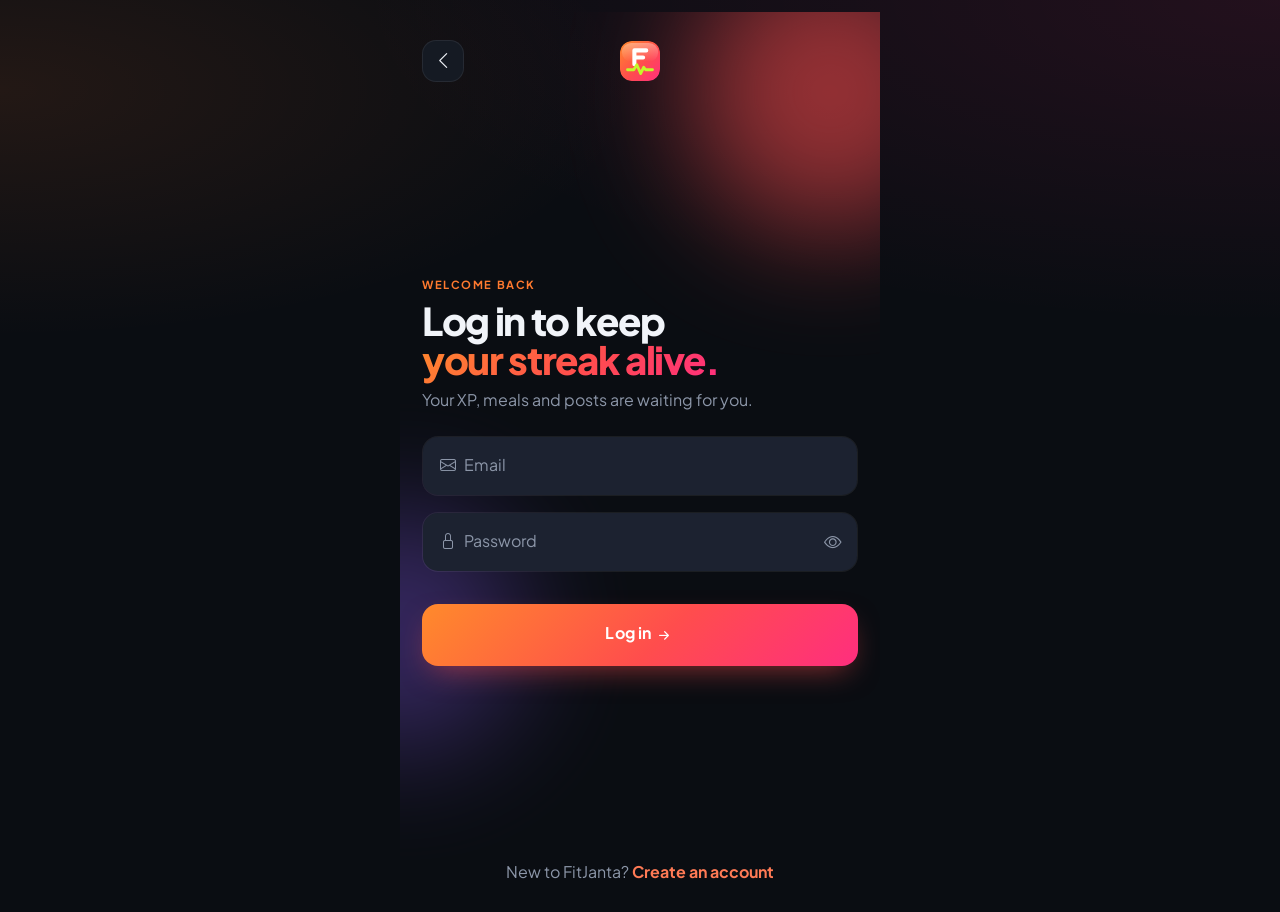
<file: src/main/resources/static/home.html>
<!DOCTYPE html>
<html lang="en" data-bs-theme="dark">
<head>
    <meta charset="UTF-8">
    <meta name="viewport" content="width=device-width, initial-scale=1, viewport-fit=cover">
    <title>Home · FitJanta</title>
    <link rel="preconnect" href="https://fonts.googleapis.com">
    <link rel="preconnect" href="https://fonts.gstatic.com" crossorigin>
    <link href="https://fonts.googleapis.com/css2?family=Plus+Jakarta+Sans:wght@400;500;600;700;800&display=swap" rel="stylesheet">
    <link href="https://cdn.jsdelivr.net/npm/bootstrap@5.3.3/dist/css/bootstrap.min.css" rel="stylesheet">
    <link href="https://cdn.jsdelivr.net/npm/bootstrap-icons@1.11.3/font/bootstrap-icons.min.css" rel="stylesheet">
    <link href="css/fitjanta.css" rel="stylesheet">
    <meta name="apple-mobile-web-app-capable" content="yes">
    <meta name="mobile-web-app-capable" content="yes">
    <meta name="apple-mobile-web-app-title" content="FitJanta">
    <meta name="apple-mobile-web-app-status-bar-style" content="black-translucent">
    <meta name="theme-color" content="#0A0D12">
    <link rel="apple-touch-icon" href="icons/apple-touch-icon.png">
    <link rel="icon" href="img/logo-mark.svg" type="image/svg+xml">
    <link rel="manifest" href="manifest.webmanifest">
</head>
<body>

<main class="app-shell">

    <header class="app-topbar">
        <a href="profile.html" id="meAvatar" class="text-decoration-none"></a>
        <div class="flex-grow-1 lh-sm">
            <div class="small text-muted fw-semibold" id="greet">Hello</div>
            <div class="fw-800 fs-5" id="meName">&nbsp;</div>
        </div>
        <a href="leaderboard.html" class="icon-btn" aria-label="Leaderboard"><i class="bi bi-trophy"></i></a>
        <a href="map.html" class="icon-btn" aria-label="Territory map"><i class="bi bi-geo-alt"></i></a>
    </header>

    <!-- Level & streak -->
    <section class="fj-card fj-card-grad reveal d1">
        <div class="d-flex justify-content-between align-items-start">
            <div>
                <div class="small-caps" style="color:rgba(255,255,255,.8)">Your level</div>
                <div class="display-6 fw-800 lh-1 mt-1">Lv <span id="lvl">1</span></div>
            </div>
            <div class="text-end">
                <div class="d-inline-flex align-items-center gap-1 px-3 py-2 rounded-pill" style="background:rgba(0,0,0,.22)">
                    <i class="bi bi-fire"></i><span class="fw-800" id="streak">0</span><span class="small fw-semibold">day streak</span>
                </div>
            </div>
        </div>
        <div class="d-flex justify-content-between small fw-semibold mt-4 mb-2" style="color:rgba(255,255,255,.85)">
            <span><span id="xpInto">0</span> / 100 XP</span>
            <span><span id="xpTotal">0</span> XP total</span>
        </div>
        <div class="progress" style="background:rgba(0,0,0,.25);height:10px">
            <div class="progress-bar" id="xpBar" style="width:0%;background:#fff"></div>
        </div>
    </section>

    <!-- Calories -->
    <section class="fj-card mt-3 reveal d2">
        <div class="d-flex align-items-center justify-content-between mb-3">
            <div>
                <div class="small-caps">Today's calories</div>
                <div class="small text-muted" id="todayDate"></div>
            </div>
            <a href="food.html" class="btn btn-sm btn-ghost"><i class="bi bi-stars text-orange me-1"></i>Log meal</a>
        </div>
        <div class="d-flex align-items-center gap-3">
            <div class="ring" id="calRing" style="--value:0;--color:var(--fj-orange)">
                <div class="ring-inner">
                    <div class="ring-value" id="calLeft">0</div>
                    <div class="ring-label">kcal left</div>
                </div>
            </div>
            <div class="flex-grow-1">
                <div class="d-flex align-items-center gap-2 mb-3">
                    <span class="stat-icon tint-orange rounded-3 d-inline-flex align-items-center justify-content-center" style="width:34px;height:34px"><i class="bi bi-egg-fried"></i></span>
                    <div><div class="fw-800" id="calEaten">0</div><div class="small text-muted">Eaten</div></div>
                </div>
                <div class="d-flex align-items-center gap-2 mb-3">
                    <span class="stat-icon tint-lime rounded-3 d-inline-flex align-items-center justify-content-center" style="width:34px;height:34px"><i class="bi bi-fire"></i></span>
                    <div><div class="fw-800" id="calBurned">0</div><div class="small text-muted">Burned</div></div>
                </div>
                <div class="d-flex align-items-center gap-2">
                    <span class="stat-icon tint-violet rounded-3 d-inline-flex align-items-center justify-content-center" style="width:34px;height:34px"><i class="bi bi-bullseye"></i></span>
                    <div><div class="fw-800" id="calGoal">2,000</div><div class="small text-muted">Daily goal</div></div>
                </div>
            </div>
        </div>
    </section>

    <!-- Today stats -->
    <section class="stat-grid mt-3 reveal d3">
        <div class="stat-tile">
            <span class="stat-icon tint-pink"><i class="bi bi-heart-pulse-fill"></i></span>
            <div class="stat-value" id="workouts">0</div>
            <div class="stat-label">Workouts today</div>
        </div>
        <div class="stat-tile">
            <span class="stat-icon tint-cyan"><i class="bi bi-stopwatch-fill"></i></span>
            <div class="stat-value"><span id="minutes">0</span><small class="fs-6 text-muted"> min</small></div>
            <div class="stat-label">Active time</div>
        </div>
        <div class="stat-tile">
            <span class="stat-icon tint-lime"><i class="bi bi-signpost-split-fill"></i></span>
            <div class="stat-value"><span id="distance">0</span><small class="fs-6 text-muted"> km</small></div>
            <div class="stat-label">Distance</div>
        </div>
        <div class="stat-tile">
            <span class="stat-icon tint-amber"><i class="bi bi-lightning-charge-fill"></i></span>
            <div class="stat-value"><span id="protein">0</span><small class="fs-6 text-muted"> g</small></div>
            <div class="stat-label">Protein eaten</div>
        </div>
    </section>

    <!-- Weekly chart -->
    <section class="fj-card mt-3 reveal d3">
        <div class="d-flex justify-content-between align-items-center mb-3">
            <div>
                <div class="small-caps">Last 7 days</div>
                <div class="fw-800" id="weekSummary">&nbsp;</div>
            </div>
            <div class="small text-muted text-end">
                <div><span class="legend-dot" style="background:var(--fj-grad)"></span>Eaten</div>
                <div><span class="legend-dot" style="background:var(--fj-lime)"></span>Burned</div>
            </div>
        </div>
        <div class="week-chart" id="weekChart"></div>
    </section>

    <!-- Quick actions -->
    <div class="section-title reveal d4"><h2>Quick actions</h2></div>
    <section class="action-grid reveal d4">
        <a href="food.html" class="action-tile"><span class="at-icon tint-orange"><i class="bi bi-stars"></i></span>Food AI</a>
        <a href="activity.html" class="action-tile"><span class="at-icon tint-lime"><i class="bi bi-lightning-charge-fill"></i></span>Workout</a>
        <a href="challenges.html" class="action-tile"><span class="at-icon tint-pink"><i class="bi bi-flag-fill"></i></span>Challenges</a>
        <a href="leaderboard.html" class="action-tile"><span class="at-icon tint-amber"><i class="bi bi-trophy-fill"></i></span>Ranks</a>
        <a href="map.html" class="action-tile"><span class="at-icon tint-cyan"><i class="bi bi-map-fill"></i></span>Live map</a>
        <a href="feed.html" class="action-tile"><span class="at-icon tint-violet"><i class="bi bi-images"></i></span>Feed</a>
        <a href="new-post.html" class="action-tile"><span class="at-icon tint-pink"><i class="bi bi-camera-fill"></i></span>Post</a>
        <a href="profile.html" class="action-tile"><span class="at-icon tint-lime"><i class="bi bi-person-fill"></i></span>Profile</a>
    </section>

    <!-- Athletes nearby -->
    <div class="section-title reveal d5">
        <h2>Athletes near you</h2>
        <a href="map.html">Open map <i class="bi bi-chevron-right"></i></a>
    </div>
    <section id="athleteStrip" class="chip-scroll reveal d5" style="gap:12px">
        <div class="skeleton flex-shrink-0" style="width:110px;height:130px"></div>
    </section>

    <!-- Meals today -->
    <div class="section-title reveal d5">
        <h2>Today's meals</h2>
        <a href="food.html">Food diary <i class="bi bi-chevron-right"></i></a>
    </div>
    <section id="mealsList" class="reveal d5">
        <div class="skeleton" style="height:72px"></div>
    </section>

    <!-- Community -->
    <div class="section-title reveal d6">
        <h2>From the community</h2>
        <a href="feed.html">See feed <i class="bi bi-chevron-right"></i></a>
    </div>
    <section id="communityStrip" class="chip-scroll reveal d6" style="gap:12px">
        <div class="skeleton flex-shrink-0" style="width:150px;height:190px"></div>
        <div class="skeleton flex-shrink-0" style="width:150px;height:190px"></div>
    </section>

</main>

<script src="https://cdn.jsdelivr.net/npm/bootstrap@5.3.3/dist/js/bootstrap.bundle.min.js"></script>
<script src="js/fitjanta.js"></script>
<script>
    const me = FJ.requireUser();
    FJ.nav("home");

    const $ = id => document.getElementById(id);
    $("greet").textContent = FJ.greeting() + " 👋";
    $("meName").textContent = me.name || "Athlete";
    $("meAvatar").innerHTML = FJ.avatarOf(me, 44, true);
    $("todayDate").textContent = new Date().toLocaleDateString(undefined, { weekday: "long", day: "numeric", month: "long" });

    const MEAL_ICON = { Breakfast: "bi-cup-hot-fill", Lunch: "bi-egg-fried", Snack: "bi-apple", Dinner: "bi-moon-stars-fill" };
    const MEAL_TINT = { Breakfast: "tint-amber", Lunch: "tint-orange", Snack: "tint-lime", Dinner: "tint-violet" };

    async function load() {
        try {
            const s = await FJ.api(`/api/users/${me.id}/summary`);
            FJ.setUser(s.user);
            $("meName").textContent = s.user.name;
            $("meAvatar").innerHTML = FJ.avatarOf(s.user, 44, true);

            $("lvl").textContent = s.level;
            FJ.countUp($("streak"), s.streak);
            FJ.countUp($("xpInto"), s.xpIntoLevel);
            FJ.countUp($("xpTotal"), s.xp);
            setTimeout(() => $("xpBar").style.width = s.xpIntoLevel + "%", 150);

            const left = Math.max(0, s.calorieGoal - s.caloriesEaten + s.caloriesBurned);
            const pct = Math.min(100, Math.round(s.caloriesEaten * 100 / Math.max(1, s.calorieGoal)));
            FJ.countUp($("calLeft"), left);
            FJ.countUp($("calEaten"), s.caloriesEaten);
            FJ.countUp($("calBurned"), s.caloriesBurned);
            $("calGoal").textContent = FJ.fmt(s.calorieGoal);
            const ring = $("calRing");
            ring.style.setProperty("--color", pct > 100 ? "var(--fj-pink)" : "var(--fj-orange)");
            requestAnimationFrame(() => ring.style.setProperty("--value", pct));

            FJ.countUp($("workouts"), s.workoutsToday);
            FJ.countUp($("minutes"), s.activeMinutes);
            $("distance").textContent = s.distanceToday;
            FJ.countUp($("protein"), s.proteinEaten);
        } catch (e) {
            FJ.toast(e.message, "error");
        }

        // Meals
        try {
            const day = await FJ.api(`/api/food/day/${me.id}`);
            const list = $("mealsList");
            if (!day.meals.length) {
                list.innerHTML = `<a href="food.html" class="list-tile pressable">
                    <span class="lt-icon tint-orange"><i class="bi bi-stars"></i></span>
                    <span class="lt-body"><span class="lt-title d-block">No meals logged yet</span>
                    <span class="lt-sub">Tell FitJanta AI what you ate. It counts the calories for you.</span></span>
                    <i class="bi bi-chevron-right text-muted"></i></a>`;
            } else {
                list.innerHTML = day.meals.map(m => `
                    <a href="food.html" class="list-tile pressable">
                        <span class="lt-icon ${MEAL_TINT[m.mealType] || "tint-orange"}"><i class="bi ${MEAL_ICON[m.mealType] || "bi-egg-fried"}"></i></span>
                        <span class="lt-body"><span class="lt-title d-block">${FJ.esc(m.mealType)}</span>
                        <span class="lt-sub text-truncate d-block">${FJ.esc(m.description)}</span></span>
                        <span class="lt-end">${FJ.fmt(m.calories)}<span class="d-block small text-muted fw-semibold">kcal</span></span>
                    </a>`).join("");
            }
        } catch (e) { /* shown above */ }

        // Weekly chart
        try {
            const week = await FJ.api(`/api/users/${me.id}/weekly`);
            const max = Math.max(1, ...week.map(d => Math.max(d.eaten, d.burned)));
            const today = new Date(Date.now() - new Date().getTimezoneOffset() * 60000).toISOString().slice(0, 10);
            const totalBurned = week.reduce((s, d) => s + d.burned, 0);
            const activeDays = week.filter(d => d.workouts > 0).length;
            $("weekSummary").textContent = `${FJ.fmt(totalBurned)} kcal burned · ${activeDays}/7 active days`;
            $("weekChart").innerHTML = week.map(d => `
                <div class="week-col ${d.date === today ? "today" : ""}" title="${d.label}: ${d.eaten} eaten, ${d.burned} burned">
                    <div class="week-bars">
                        <div class="week-bar eat" style="height:0%" data-h="${Math.round(d.eaten * 100 / max)}"></div>
                        <div class="week-bar burn" style="height:0%" data-h="${Math.round(d.burned * 100 / max)}"></div>
                    </div>
                    <span class="wl">${d.label.slice(0, 2)}</span>
                </div>`).join("");
            requestAnimationFrame(() => setTimeout(() => document.querySelectorAll(".week-bar").forEach(b => b.style.height = Math.max(3, b.dataset.h) + "%"), 80));
        } catch (e) { /* ignore */ }

        // Athletes near you
        try {
            const m = await FJ.api(`/api/map/${me.id}`);
            const others = m.athletes.filter(a => !a.me).slice(0, 10);
            $("athleteStrip").innerHTML = others.length ? others.map(a => `
                <a href="${FJ.profileHref(a.id)}" class="fj-card tight flat text-center text-decoration-none text-white flex-shrink-0 pressable" style="width:112px">
                    ${FJ.avatarOf(a, 56, true)}
                    <div class="fw-bold small mt-2 text-truncate">${FJ.esc(a.name.split(" ")[0])}</div>
                    <div class="small text-muted">Lv ${a.level}</div>
                    <div class="small text-orange fw-bold">${a.distanceKm != null ? FJ.fmtDistance(a.distanceKm) : FJ.esc(a.city || "")}</div>
                </a>`).join("") : `<div class="fj-card flat w-100 small text-muted text-center">No other athletes yet. Invite your friends!</div>`;
        } catch (e) { /* ignore */ }

        // Community strip
        try {
            const posts = (await FJ.api("/api/posts")).slice(0, 8);
            const strip = $("communityStrip");
            if (!posts.length) {
                strip.innerHTML = `<a href="new-post.html" class="fj-card flat text-decoration-none text-center flex-shrink-0 d-flex flex-column align-items-center justify-content-center" style="width:100%;min-height:150px">
                    <i class="bi bi-camera fs-1 text-orange"></i><div class="fw-bold mt-2 text-white">Be the first to post</div>
                    <div class="small text-muted">Share a workout selfie or a healthy meal</div></a>`;
            } else {
                strip.innerHTML = posts.map(p => `
                    <a href="feed.html#post-${p.id}" class="flex-shrink-0 position-relative rounded-4 overflow-hidden pressable" style="width:150px;height:190px;background:var(--fj-surface-2)">
                        <img src="${FJ.esc(p.imageUrl)}" alt="" loading="lazy" style="width:100%;height:100%;object-fit:cover">
                        <span class="position-absolute bottom-0 start-0 end-0 p-2 small fw-bold text-white" style="background:linear-gradient(transparent,rgba(0,0,0,.8))">
                            ${FJ.esc(p.userName.split(" ")[0])}<span class="d-block fw-normal text-truncate" style="font-size:.7rem;opacity:.8">${FJ.esc(p.caption || "")}</span>
                        </span>
                    </a>`).join("");
            }
        } catch (e) { /* ignore */ }
    }

    load();
</script>
</body>
</html>
</file>
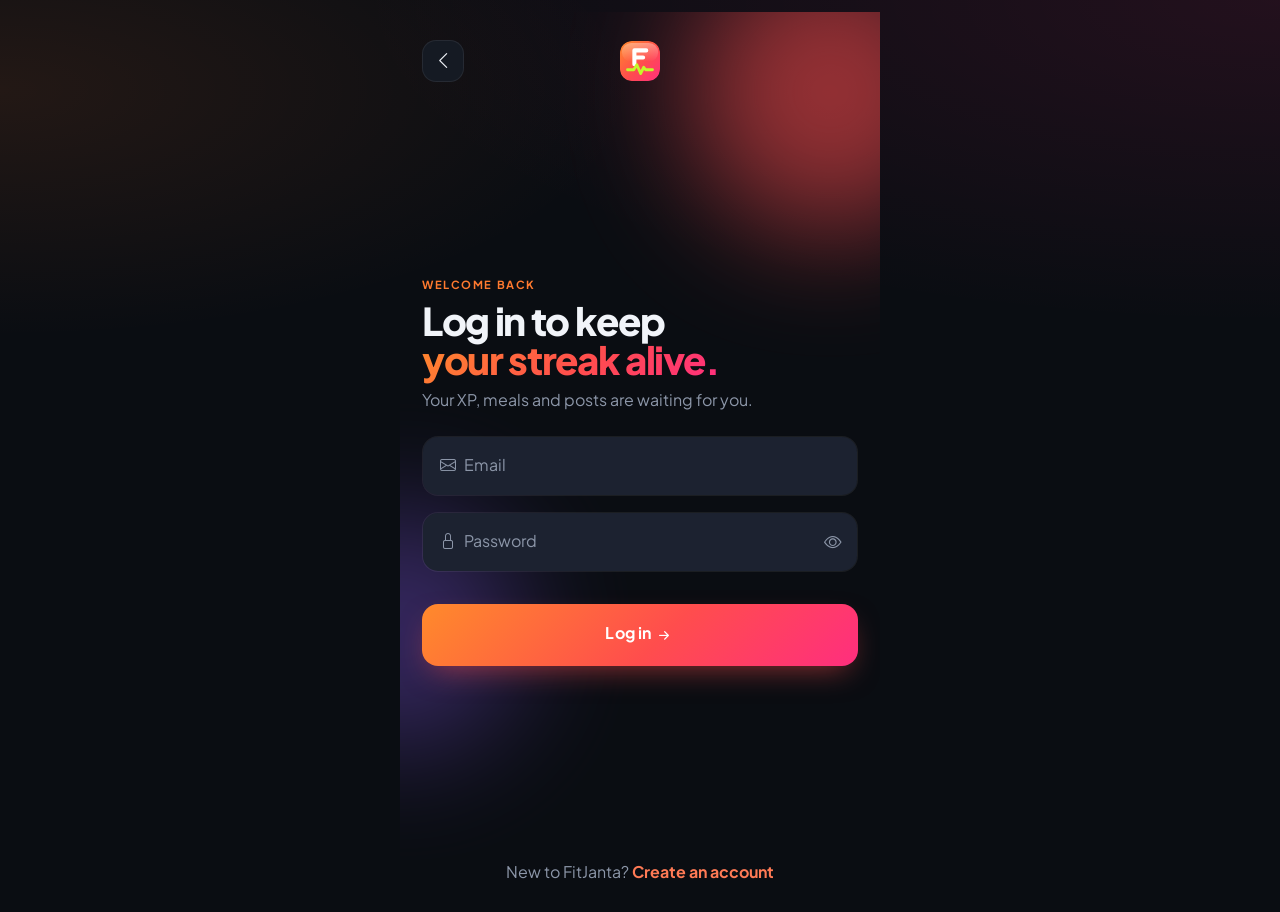
<file: src/main/resources/static/leaderboard.html>
<!DOCTYPE html>
<html lang="en" data-bs-theme="dark">
<head>
    <meta charset="UTF-8">
    <meta name="viewport" content="width=device-width, initial-scale=1, viewport-fit=cover">
    <title>Leaderboard · FitJanta</title>
    <link rel="preconnect" href="https://fonts.googleapis.com">
    <link rel="preconnect" href="https://fonts.gstatic.com" crossorigin>
    <link href="https://fonts.googleapis.com/css2?family=Plus+Jakarta+Sans:wght@400;500;600;700;800&display=swap" rel="stylesheet">
    <link href="https://cdn.jsdelivr.net/npm/bootstrap@5.3.3/dist/css/bootstrap.min.css" rel="stylesheet">
    <link href="https://cdn.jsdelivr.net/npm/bootstrap-icons@1.11.3/font/bootstrap-icons.min.css" rel="stylesheet">
    <link href="css/fitjanta.css" rel="stylesheet">
    <meta name="apple-mobile-web-app-capable" content="yes">
    <meta name="mobile-web-app-capable" content="yes">
    <meta name="apple-mobile-web-app-title" content="FitJanta">
    <meta name="apple-mobile-web-app-status-bar-style" content="black-translucent">
    <meta name="theme-color" content="#0A0D12">
    <link rel="apple-touch-icon" href="icons/apple-touch-icon.png">
    <link rel="icon" href="img/logo-mark.svg" type="image/svg+xml">
    <link rel="manifest" href="manifest.webmanifest">
</head>
<body>

<main class="app-shell">

    <header class="app-topbar">
        <a href="home.html" class="icon-btn" aria-label="Back"><i class="bi bi-chevron-left"></i></a>
        <h1 class="title flex-grow-1">Leaderboard</h1>
        <a href="challenges.html" class="icon-btn" aria-label="Challenges"><i class="bi bi-flag"></i></a>
    </header>

    <p class="text-muted small mb-0 reveal d1">Ranked by total XP. Earn XP from workouts and challenges.</p>

    <section class="podium reveal d2" id="podium"></section>

    <section class="fj-card tight d-flex align-items-center gap-3 mb-3 reveal d3" id="myRank" style="border-color:rgba(255,90,60,.5)"></section>

    <section id="list" class="reveal d4"><div class="skeleton" style="height:70px"></div></section>
</main>

<script src="https://cdn.jsdelivr.net/npm/bootstrap@5.3.3/dist/js/bootstrap.bundle.min.js"></script>
<script src="js/fitjanta.js"></script>
<script>
    const me = FJ.requireUser();
    FJ.nav("");
    const $ = id => document.getElementById(id);

    function podiumCol(u, place) {
        if (!u) return `<div class="p-col p${place}"></div>`;
        return `<a href="${FJ.profileHref(u.id)}" class="p-col p${place} text-decoration-none text-white">
            ${place === 1 ? '<i class="bi bi-trophy-fill crown"></i>' : ""}
            ${FJ.avatarOf(u, place === 1 ? 64 : 52, true)}
            <div class="fw-bold small mt-2 text-truncate">${FJ.esc(u.name.split(" ")[0])}</div>
            <div class="p-block"><div class="fs-4">${place}</div><div class="small fw-semibold" style="opacity:.85">${FJ.fmt(u.xp)} XP</div></div>
        </a>`;
    }

    async function load() {
        try {
            const users = await FJ.api("/api/leaderboard");
            $("podium").innerHTML = podiumCol(users[1], 2) + podiumCol(users[0], 1) + podiumCol(users[2], 3);

            const myIndex = users.findIndex(u => u.id === me.id);
            if (myIndex >= 0) {
                const u = users[myIndex];
                const ahead = myIndex > 0 ? users[myIndex - 1].xp - u.xp : 0;
                $("myRank").innerHTML = `<div class="fs-3 fw-800 text-grad" style="width:48px;text-align:center">#${myIndex + 1}</div>
                    ${FJ.avatarOf(u, 44)}
                    <div class="flex-grow-1"><div class="fw-800">You</div>
                    <div class="small text-muted">${myIndex === 0 ? "You're leading! 👑" : `${FJ.fmt(ahead + 1)} XP to pass ${FJ.esc(users[myIndex - 1].name.split(" ")[0])}`}</div></div>
                    <div class="text-end fw-800">${FJ.fmt(u.xp)}<div class="small text-muted fw-semibold">XP</div></div>`;
            } else {
                $("myRank").classList.add("d-none");
            }

            $("list").innerHTML = users.map((u, i) => `
                <a href="${FJ.profileHref(u.id)}" class="list-tile pressable ${u.id === me.id ? "border-primary" : ""}">
                    <div class="fw-800 text-muted" style="width:28px;text-align:center">${i + 1}</div>
                    ${FJ.avatarOf(u, 42)}
                    <span class="lt-body"><span class="lt-title d-block">${FJ.esc(u.name)}${u.id === me.id ? ' <span class="badge rounded-pill tint-orange">You</span>' : ""}</span>
                    <span class="lt-sub">Level ${Math.max(1, u.level)} · <i class="bi bi-fire text-orange"></i> ${u.streak} · ${u.workoutsCount} workouts${u.territoriesCount ? ` · <i class="bi bi-flag-fill text-cyan"></i> ${u.territoriesCount}` : ""}</span></span>
                    <span class="lt-end">${FJ.fmt(u.xp)}<span class="d-block small text-muted fw-semibold">XP</span></span>
                </a>`).join("");
        } catch (e) { FJ.toast(e.message, "error"); }
    }

    load();
</script>
</body>
</html>
</file>
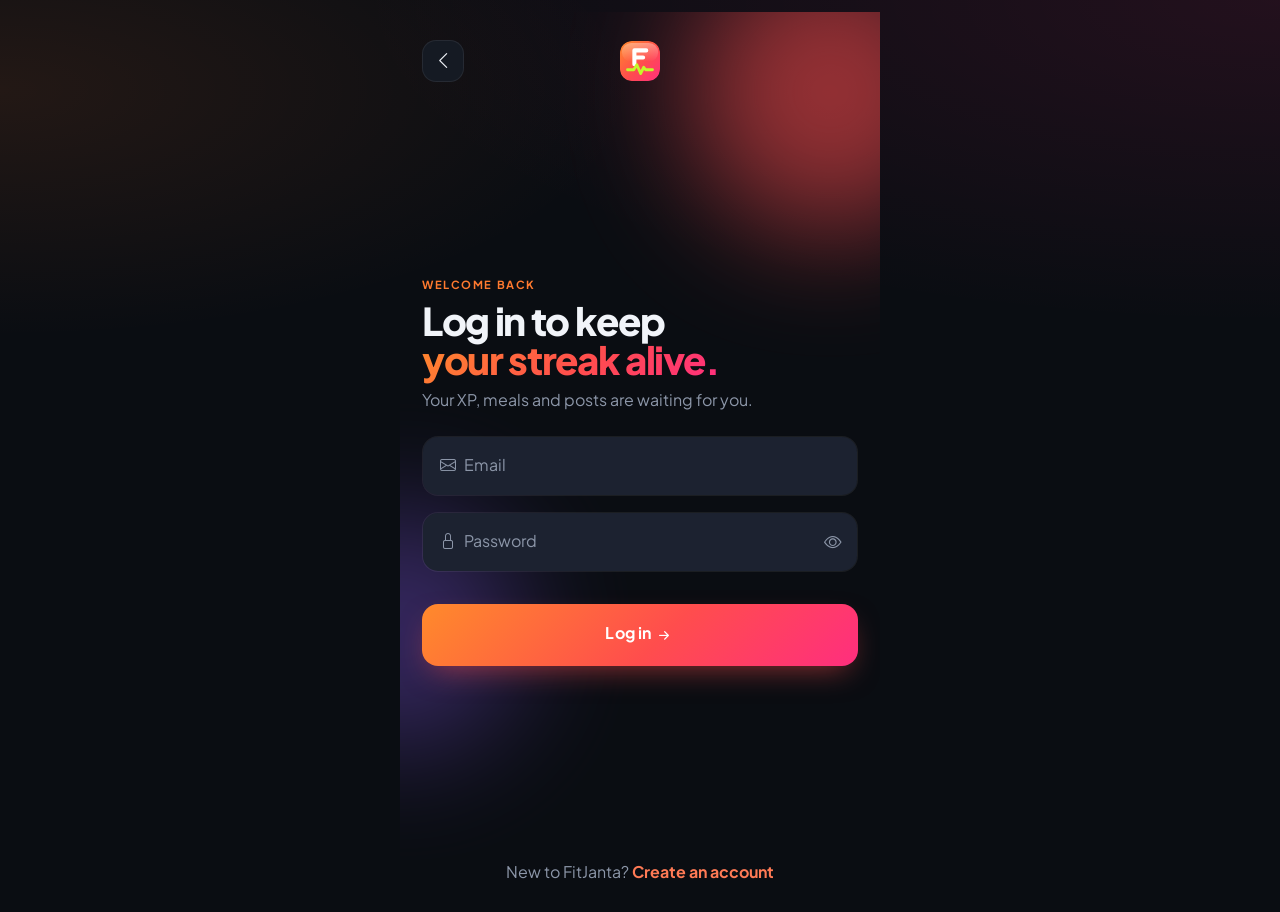
<file: src/main/resources/static/login.html>
<!DOCTYPE html>
<html lang="en" data-bs-theme="dark">
<head>
    <meta charset="UTF-8">
    <meta name="viewport" content="width=device-width, initial-scale=1, viewport-fit=cover">
    <title>Log in · FitJanta</title>
    <link rel="preconnect" href="https://fonts.googleapis.com">
    <link rel="preconnect" href="https://fonts.gstatic.com" crossorigin>
    <link href="https://fonts.googleapis.com/css2?family=Plus+Jakarta+Sans:wght@400;500;600;700;800&display=swap" rel="stylesheet">
    <link href="https://cdn.jsdelivr.net/npm/bootstrap@5.3.3/dist/css/bootstrap.min.css" rel="stylesheet">
    <link href="https://cdn.jsdelivr.net/npm/bootstrap-icons@1.11.3/font/bootstrap-icons.min.css" rel="stylesheet">
    <link href="css/fitjanta.css" rel="stylesheet">
    <meta name="apple-mobile-web-app-capable" content="yes">
    <meta name="mobile-web-app-capable" content="yes">
    <meta name="apple-mobile-web-app-title" content="FitJanta">
    <meta name="apple-mobile-web-app-status-bar-style" content="black-translucent">
    <meta name="theme-color" content="#0A0D12">
    <link rel="apple-touch-icon" href="icons/apple-touch-icon.png">
    <link rel="icon" href="img/logo-mark.svg" type="image/svg+xml">
    <link rel="manifest" href="manifest.webmanifest">
</head>
<body>

<main class="auth-hero">
    <span class="hero-orb o1"></span>
    <span class="hero-orb o2"></span>

    <header class="d-flex align-items-center justify-content-between reveal">
        <a href="index.html" class="icon-btn" aria-label="Back"><i class="bi bi-chevron-left"></i></a>
        <img src="img/logo-mark.svg" alt="FitJanta" width="40" height="40" style="border-radius:12px">
        <span style="width:42px"></span>
    </header>

    <section class="my-4">
        <p class="small-caps text-orange mb-2 reveal d1">Welcome back</p>
        <h1 class="display-hero mb-2 reveal d2" style="font-size:2.4rem">Log in to keep<br><span class="text-grad">your streak alive.</span></h1>
        <p class="text-muted reveal d3">Your XP, meals and posts are waiting for you.</p>

        <form id="loginForm" class="mt-4 reveal d4" novalidate>
            <div class="form-floating mb-3">
                <input type="email" class="form-control" id="email" placeholder="you@example.com" autocomplete="email" required>
                <label for="email"><i class="bi bi-envelope me-2"></i>Email</label>
            </div>
            <div class="form-floating mb-2 input-icon">
                <input type="password" class="form-control" id="password" placeholder="Password" autocomplete="current-password" required>
                <label for="password"><i class="bi bi-lock me-2"></i>Password</label>
                <i class="bi bi-eye" id="togglePassword" role="button" aria-label="Show password"></i>
            </div>

            <div id="loginError" class="alert alert-danger py-2 small d-none mt-3 mb-0"></div>

            <button type="submit" id="loginBtn" class="btn btn-grad w-100 py-3 mt-4">
                Log in <i class="bi bi-arrow-right-short fs-5 align-middle"></i>
            </button>
        </form>
    </section>

    <p class="text-center text-muted mb-0 reveal d5">
        New to FitJanta? <a href="signup.html" class="fw-bold text-decoration-none">Create an account</a>
    </p>
</main>

<script src="https://cdn.jsdelivr.net/npm/bootstrap@5.3.3/dist/js/bootstrap.bundle.min.js"></script>
<script src="js/fitjanta.js"></script>
<script>
    if (FJ.user() && FJ.user().id) window.location.replace("home.html");

    const pwd = document.getElementById("password");
    document.getElementById("togglePassword").addEventListener("click", e => {
        const show = pwd.type === "password";
        pwd.type = show ? "text" : "password";
        e.target.className = "bi " + (show ? "bi-eye-slash" : "bi-eye");
    });

    document.getElementById("loginForm").addEventListener("submit", async event => {
        event.preventDefault();
        const btn = document.getElementById("loginBtn");
        const errorBox = document.getElementById("loginError");
        errorBox.classList.add("d-none");

        const email = document.getElementById("email").value.trim();
        const password = pwd.value;
        if (!email || !password) {
            errorBox.textContent = "Enter your email and password.";
            errorBox.classList.remove("d-none");
            return;
        }

        FJ.setLoading(btn, true, "Logging in");
        try {
            const user = await FJ.api("/api/users/login", { method: "POST", body: { email, password } });
            FJ.setUser(user);
            FJ.haptic();
            window.location.href = "home.html";
        } catch (e) {
            errorBox.textContent = e.message;
            errorBox.classList.remove("d-none");
            FJ.setLoading(btn, false);
        }
    });
</script>
</body>
</html>
</file>
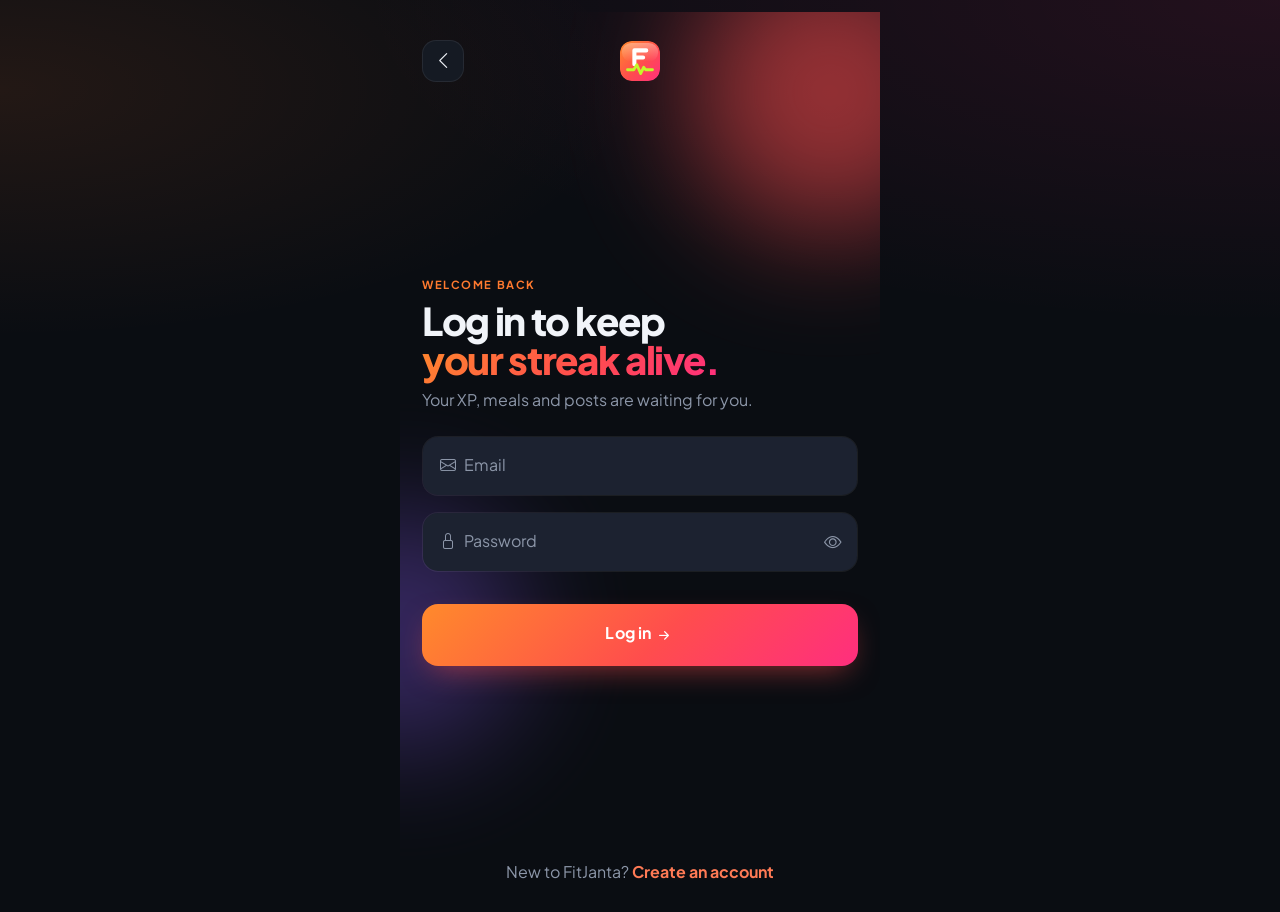
<file: src/main/resources/static/new-post.html>
<!DOCTYPE html>
<html lang="en" data-bs-theme="dark">
<head>
    <meta charset="UTF-8">
    <meta name="viewport" content="width=device-width, initial-scale=1, viewport-fit=cover">
    <title>New post · FitJanta</title>
    <link rel="preconnect" href="https://fonts.googleapis.com">
    <link rel="preconnect" href="https://fonts.gstatic.com" crossorigin>
    <link href="https://fonts.googleapis.com/css2?family=Plus+Jakarta+Sans:wght@400;500;600;700;800&display=swap" rel="stylesheet">
    <link href="https://cdn.jsdelivr.net/npm/bootstrap@5.3.3/dist/css/bootstrap.min.css" rel="stylesheet">
    <link href="https://cdn.jsdelivr.net/npm/bootstrap-icons@1.11.3/font/bootstrap-icons.min.css" rel="stylesheet">
    <link href="css/fitjanta.css" rel="stylesheet">
    <meta name="apple-mobile-web-app-capable" content="yes">
    <meta name="mobile-web-app-capable" content="yes">
    <meta name="apple-mobile-web-app-title" content="FitJanta">
    <meta name="apple-mobile-web-app-status-bar-style" content="black-translucent">
    <meta name="theme-color" content="#0A0D12">
    <link rel="apple-touch-icon" href="icons/apple-touch-icon.png">
    <link rel="icon" href="img/logo-mark.svg" type="image/svg+xml">
    <link rel="manifest" href="manifest.webmanifest">
</head>
<body>

<main class="app-shell no-nav">

    <header class="app-topbar">
        <a href="feed.html" class="icon-btn" aria-label="Close"><i class="bi bi-x-lg"></i></a>
        <h1 class="title flex-grow-1 text-center">New post</h1>
        <button id="shareTop" class="btn btn-sm btn-grad px-3" disabled>Share</button>
    </header>

    <!-- Photo picker -->
    <label class="upload-drop reveal d1" id="drop" for="photo">
        <i class="bi bi-camera"></i>
        <div class="fw-bold text-white">Tap to add a photo</div>
        <div class="small">Take a picture or choose from your library</div>
        <img id="preview" alt="" class="d-none">
        <span class="btn btn-sm btn-ghost change-btn d-none" id="changeBtn"><i class="bi bi-arrow-repeat me-1"></i>Change</span>
    </label>
    <input type="file" id="photo" accept="image/*" class="d-none">

    <!-- Caption -->
    <section class="fj-card mt-3 reveal d2">
        <div class="d-flex align-items-center gap-2 mb-2">
            <span id="meAvatar"></span>
            <div class="fw-bold" id="meName"></div>
        </div>
        <textarea id="caption" class="form-control border-0 px-0" style="background:transparent;box-shadow:none" maxlength="2200"
                  placeholder="Write a caption… Use #hashtags like #morningrun #FitJanta"></textarea>
        <div class="d-flex justify-content-between align-items-center mt-2">
            <div class="chip-scroll m-0 p-0" id="tags"></div>
        </div>
        <div class="text-end small text-muted mt-2"><span id="count">0</span>/2200</div>
    </section>

    <!-- Live preview of hashtags -->
    <section class="fj-card flat tight mt-3 d-none reveal" id="captionPreviewBox">
        <div class="small-caps mb-1">Caption preview</div>
        <div class="small" id="captionPreview" style="white-space:pre-wrap"></div>
    </section>

    <div class="progress mt-3 d-none" id="uploadProgress" style="height:8px">
        <div class="progress-bar bar-grad progress-bar-striped progress-bar-animated" style="width:100%"></div>
    </div>

    <button id="shareBtn" class="btn btn-grad w-100 py-3 mt-3" disabled>
        <i class="bi bi-send-fill me-1"></i> Share to feed
    </button>
    <p class="text-center small text-muted mt-2 mb-0"><i class="bi bi-shield-check me-1"></i>Posts are visible to everyone on FitJanta.</p>
</main>

<script src="https://cdn.jsdelivr.net/npm/bootstrap@5.3.3/dist/js/bootstrap.bundle.min.js"></script>
<script src="js/fitjanta.js"></script>
<script>
    const me = FJ.requireUser();
    const $ = id => document.getElementById(id);
    $("meAvatar").innerHTML = FJ.avatarOf(me, 34);
    $("meName").textContent = me.name;

    const QUICK_TAGS = ["#FitJanta", "#WorkoutDone", "#HealthyEating", "#MorningRun", "#NoExcuses", "#GymLife", "#YogaVibes", "#DesiFit"];
    $("tags").innerHTML = QUICK_TAGS.map(t => `<button type="button" class="chip" data-tag="${t}">${t}</button>`).join("");

    let photoBlob = null;

    $("photo").addEventListener("change", async () => {
        const file = $("photo").files[0];
        if (!file) return;
        try {
            photoBlob = await FJ.compressImage(file);
            const url = URL.createObjectURL(photoBlob);
            $("preview").src = url;
            $("preview").classList.remove("d-none");
            $("changeBtn").classList.remove("d-none");
            FJ.haptic();
            updateState();
        } catch (e) {
            photoBlob = null;
            FJ.toast(e.message, "error");
        }
    });

    $("tags").addEventListener("click", e => {
        const b = e.target.closest("[data-tag]");
        if (!b) return;
        const c = $("caption");
        if (!c.value.includes(b.dataset.tag)) {
            c.value = (c.value.trim() + " " + b.dataset.tag).trim();
            b.classList.add("active");
            c.dispatchEvent(new Event("input"));
        }
    });

    $("caption").addEventListener("input", () => {
        const v = $("caption").value;
        $("count").textContent = v.length;
        const box = $("captionPreviewBox");
        box.classList.toggle("d-none", !v.includes("#"));
        $("captionPreview").innerHTML = FJ.formatCaption(v);
        // Auto-grow textarea
        $("caption").style.height = "auto";
        $("caption").style.height = Math.max(110, $("caption").scrollHeight) + "px";
    });

    function updateState() {
        $("shareBtn").disabled = !photoBlob;
        $("shareTop").disabled = !photoBlob;
    }

    async function share() {
        if (!photoBlob) {
            FJ.toast("Add a photo first", "error");
            return;
        }
        const form = new FormData();
        form.append("userId", me.id);
        form.append("caption", $("caption").value.trim());
        form.append("image", photoBlob, "photo.jpg");

        const btn = $("shareBtn");
        FJ.setLoading(btn, true, "Sharing");
        $("shareTop").disabled = true;
        $("uploadProgress").classList.remove("d-none");
        try {
            const post = await FJ.api("/api/posts", { method: "POST", form });
            FJ.celebrate("Posted!", "Your crew can see it now 📸");
            setTimeout(() => window.location.href = "feed.html#post-" + post.id, 1300);
        } catch (e) {
            FJ.toast(e.message, "error");
            FJ.setLoading(btn, false);
            updateState();
            $("uploadProgress").classList.add("d-none");
        }
    }

    $("shareBtn").addEventListener("click", share);
    $("shareTop").addEventListener("click", share);
</script>
</body>
</html>
</file>
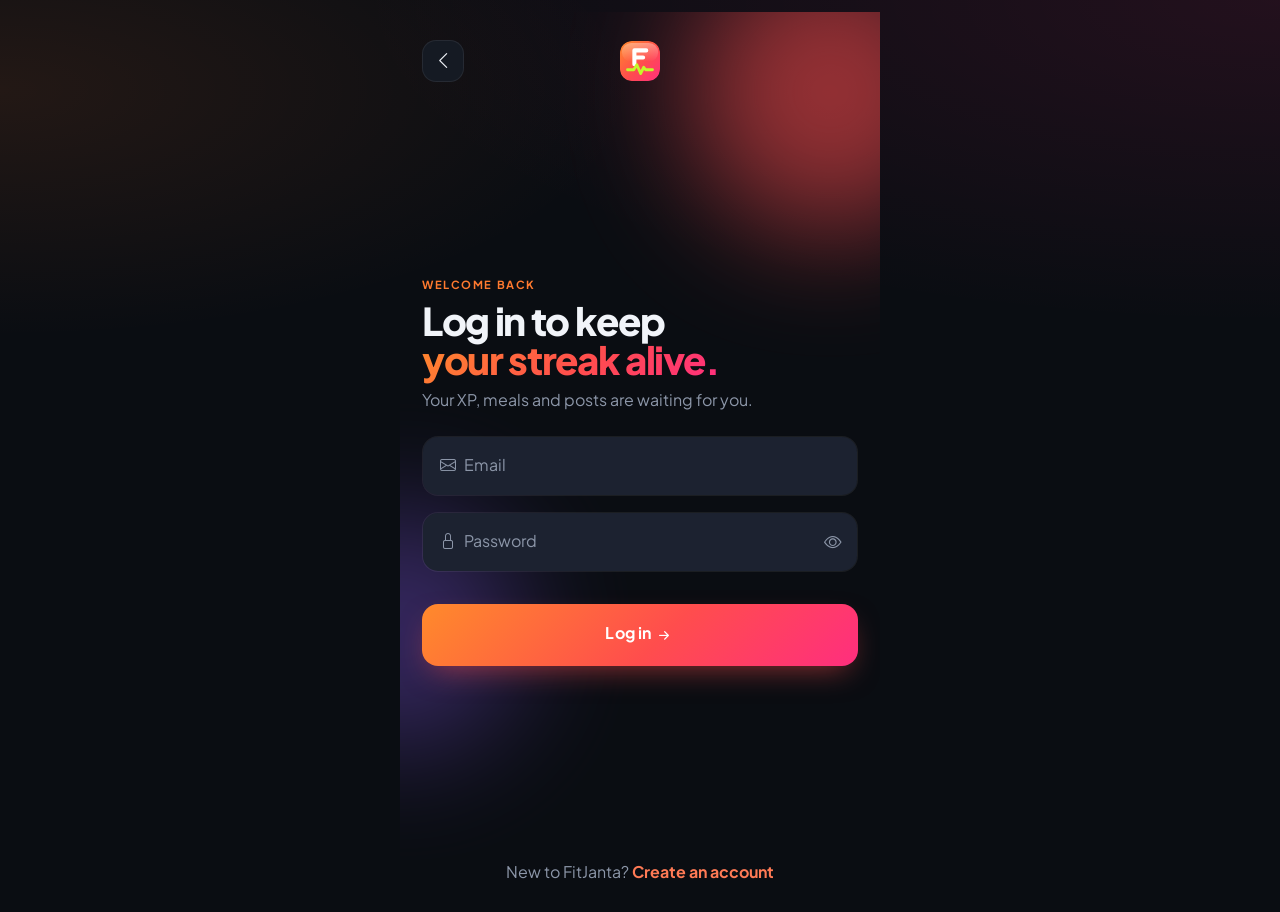
<file: src/main/resources/static/profile.html>
<!DOCTYPE html>
<html lang="en" data-bs-theme="dark">
<head>
    <meta charset="UTF-8">
    <meta name="viewport" content="width=device-width, initial-scale=1, viewport-fit=cover">
    <title>Profile · FitJanta</title>
    <link rel="preconnect" href="https://fonts.googleapis.com">
    <link rel="preconnect" href="https://fonts.gstatic.com" crossorigin>
    <link href="https://fonts.googleapis.com/css2?family=Plus+Jakarta+Sans:wght@400;500;600;700;800&display=swap" rel="stylesheet">
    <link href="https://cdn.jsdelivr.net/npm/bootstrap@5.3.3/dist/css/bootstrap.min.css" rel="stylesheet">
    <link href="https://cdn.jsdelivr.net/npm/bootstrap-icons@1.11.3/font/bootstrap-icons.min.css" rel="stylesheet">
    <link href="css/fitjanta.css" rel="stylesheet">
    <meta name="apple-mobile-web-app-capable" content="yes">
    <meta name="mobile-web-app-capable" content="yes">
    <meta name="apple-mobile-web-app-title" content="FitJanta">
    <meta name="apple-mobile-web-app-status-bar-style" content="black-translucent">
    <meta name="theme-color" content="#0A0D12">
    <link rel="apple-touch-icon" href="icons/apple-touch-icon.png">
    <link rel="icon" href="img/logo-mark.svg" type="image/svg+xml">
    <link rel="manifest" href="manifest.webmanifest">
</head>
<body>

<main class="app-shell">

    <header class="app-topbar">
        <h1 class="title flex-grow-1">Profile</h1>
        <a href="qr.html" class="icon-btn" aria-label="Share app QR"><i class="bi bi-qr-code"></i></a>
        <div class="dropdown">
            <button class="icon-btn" data-bs-toggle="dropdown" aria-label="Menu"><i class="bi bi-gear"></i></button>
            <ul class="dropdown-menu dropdown-menu-end">
                <li><button class="dropdown-item" data-bs-toggle="modal" data-bs-target="#editModal"><i class="bi bi-pencil me-2"></i>Edit profile</button></li>
                <li><label class="dropdown-item" for="avatarInput" style="cursor:pointer"><i class="bi bi-camera me-2"></i>Change photo</label></li>
                <li><button class="dropdown-item" id="removePhoto"><i class="bi bi-person-x me-2"></i>Remove photo</button></li>
                <li><a class="dropdown-item" href="map.html"><i class="bi bi-map me-2"></i>Live map</a></li>
                <li><a class="dropdown-item" href="challenges.html"><i class="bi bi-flag me-2"></i>Challenges</a></li>
                <li><a class="dropdown-item" href="leaderboard.html"><i class="bi bi-trophy me-2"></i>Leaderboard</a></li>
                <li><hr class="dropdown-divider"></li>
                <li><button class="dropdown-item text-danger" id="logoutBtn"><i class="bi bi-box-arrow-right me-2"></i>Log out</button></li>
            </ul>
        </div>
    </header>

    <!-- Identity -->
    <section class="text-center reveal d1">
        <label class="avatar-edit mb-3" id="avatarEdit" for="avatarInput" title="Change profile photo">
            <span id="bigAvatar"></span>
            <span class="cam"><i class="bi bi-camera-fill"></i></span>
        </label>
        <input type="file" id="avatarInput" accept="image/*" class="d-none">
        <div class="mb-2"><span class="badge rounded-pill tint-amber px-3 py-2 d-none" id="rankBadge"></span></div>
        <h2 class="fw-800 mb-0" id="pName">&nbsp;</h2>
        <div class="text-muted small" id="pMeta"></div>
        <p class="mt-2 mb-0 px-3" id="pBio"></p>
        <button class="btn btn-ghost btn-sm mt-3 px-4" data-bs-toggle="modal" data-bs-target="#editModal"><i class="bi bi-pencil me-1"></i>Edit profile</button>
    </section>

    <!-- Stats -->
    <section class="fj-card mt-4 reveal d2">
        <div class="row text-center g-0">
            <div class="col"><div class="fs-4 fw-800 text-grad" id="sLevel">1</div><div class="small text-muted">Level</div></div>
            <div class="col border-start" style="border-color:var(--fj-border)!important"><div class="fs-4 fw-800" id="sXp">0</div><div class="small text-muted">XP</div></div>
            <div class="col border-start" style="border-color:var(--fj-border)!important"><div class="fs-4 fw-800"><i class="bi bi-fire text-orange"></i><span id="sStreak">0</span></div><div class="small text-muted">Streak</div></div>
            <div class="col border-start" style="border-color:var(--fj-border)!important"><div class="fs-4 fw-800" id="sPosts">0</div><div class="small text-muted">Posts</div></div>
        </div>
        <div class="mt-3">
            <div class="d-flex justify-content-between small fw-semibold mb-1"><span>Progress to level <span id="nextLvl">2</span></span><span class="text-muted"><span id="xpInto">0</span>/100 XP</span></div>
            <div class="progress"><div class="progress-bar bar-grad" id="xpBar" style="width:0%"></div></div>
        </div>
        <div class="d-flex justify-content-between small mt-3 pt-3 border-top" style="border-color:var(--fj-border)!important">
            <span class="text-muted"><i class="bi bi-bullseye me-1"></i>Daily goal <span class="text-white fw-bold" id="sGoal">2,000</span> kcal</span>
            <span class="text-muted"><i class="bi bi-heart-pulse me-1"></i><span class="text-white fw-bold" id="sWorkouts">0</span> workouts</span>
        </div>
    </section>

    <!-- Tabs -->
    <ul class="nav nav-pills nav-fill mt-4 p-1 rounded-4 reveal d3" style="background:var(--fj-surface)" role="tablist">
        <li class="nav-item"><button class="nav-link active rounded-4 fw-bold" data-bs-toggle="pill" data-bs-target="#tabPosts"><i class="bi bi-grid-3x3-gap me-1"></i>Posts</button></li>
        <li class="nav-item"><button class="nav-link rounded-4 fw-bold" data-bs-toggle="pill" data-bs-target="#tabWorkouts"><i class="bi bi-activity me-1"></i>Workouts</button></li>
    </ul>
    <div class="tab-content mt-3 reveal d4">
        <div class="tab-pane fade show active" id="tabPosts"><div id="postGrid"><div class="skeleton" style="height:120px"></div></div></div>
        <div class="tab-pane fade" id="tabWorkouts"><div id="workoutList"></div></div>
    </div>
</main>

<!-- Edit profile modal -->
<div class="modal fade" id="editModal" tabindex="-1" aria-hidden="true">
    <div class="modal-dialog modal-dialog-centered modal-fullscreen-sm-down">
        <div class="modal-content" style="background:var(--fj-bg-2);border:1px solid var(--fj-border-strong);border-radius:24px">
            <div class="modal-header border-0">
                <h5 class="modal-title fw-800">Edit profile</h5>
                <button type="button" class="btn-close" data-bs-dismiss="modal" aria-label="Close"></button>
            </div>
            <form id="editForm" class="modal-body pt-0">
                <div class="form-floating mb-3">
                    <input class="form-control" id="eName" placeholder="Name" required maxlength="60">
                    <label for="eName">Name</label>
                </div>
                <div class="form-floating mb-3">
                    <textarea class="form-control" id="eBio" placeholder="Bio" maxlength="300" style="height:100px"></textarea>
                    <label for="eBio">Bio</label>
                </div>
                <div class="row g-3 mb-3">
                    <div class="col-6"><div class="form-floating"><input class="form-control" id="eCity" placeholder="City"><label for="eCity">City</label></div></div>
                    <div class="col-6"><div class="form-floating"><input class="form-control" id="ePhone" placeholder="Phone" inputmode="tel"><label for="ePhone">Phone</label></div></div>
                </div>
                <label class="small-caps d-flex justify-content-between mb-2" for="eGoal">Daily calorie goal <span class="text-white" id="eGoalVal">2000 kcal</span></label>
                <input type="range" class="form-range" id="eGoal" min="1200" max="4000" step="50">
                <button class="btn btn-grad w-100 py-3 mt-4" id="saveProfile" type="submit"><i class="bi bi-check2 me-1"></i>Save changes</button>
            </form>
        </div>
    </div>
</div>

<script src="https://cdn.jsdelivr.net/npm/bootstrap@5.3.3/dist/js/bootstrap.bundle.min.js"></script>
<script src="js/fitjanta.js"></script>
<script>
    let me = FJ.requireUser();
    FJ.nav("profile");
    const $ = id => document.getElementById(id);

    function renderUser(u, s) {
        $("bigAvatar").innerHTML = FJ.avatarOf(u, 104, true);
        $("removePhoto").parentElement.classList.toggle("d-none", !u.avatarUrl);
        $("pName").textContent = u.name;
        $("pMeta").innerHTML = [u.city ? `<i class="bi bi-geo-alt"></i> ${FJ.esc(u.city)}` : "", FJ.esc(u.email)].filter(Boolean).join(" · ");
        $("pBio").textContent = u.bio || "Add a bio so the crew knows what you're training for 💪";
        $("pBio").classList.toggle("text-muted", !u.bio);
        if (s) {
            $("sLevel").textContent = s.level;
            FJ.countUp($("sXp"), s.xp);
            $("sStreak").textContent = s.streak;
            $("sPosts").textContent = s.postsCount;
            $("nextLvl").textContent = s.level + 1;
            $("xpInto").textContent = s.xpIntoLevel;
            setTimeout(() => $("xpBar").style.width = s.xpIntoLevel + "%", 120);
            $("sGoal").textContent = FJ.fmt(s.calorieGoal);
            $("sWorkouts").textContent = s.totalWorkouts;
            const medal = s.rank === 1 ? "🥇" : s.rank === 2 ? "🥈" : s.rank === 3 ? "🥉" : "#" + s.rank;
            $("rankBadge").innerHTML = `<i class="bi bi-trophy-fill me-1"></i>Rank ${medal} on FitJanta`;
            $("rankBadge").classList.remove("d-none");
        }
    }

    // ---------------- Profile photo ----------------
    $("avatarInput").addEventListener("change", async () => {
        const file = $("avatarInput").files[0];
        if (!file) return;
        const wrap = $("avatarEdit");
        wrap.classList.add("uploading");
        try {
            const blob = await FJ.compressImage(file, 640, 0.88);
            const form = new FormData();
            form.append("image", blob, "avatar.jpg");
            me = await FJ.api(`/api/users/${me.id}/avatar`, { method: "POST", form });
            FJ.setUser(me);
            renderUser(me);
            FJ.toast("Profile photo updated", "success");
        } catch (e) {
            FJ.toast(e.message, "error");
        } finally {
            wrap.classList.remove("uploading");
            $("avatarInput").value = "";
        }
    });

    $("removePhoto").addEventListener("click", async () => {
        if (!confirm("Remove your profile photo?")) return;
        try {
            me = await FJ.api(`/api/users/${me.id}/avatar`, { method: "DELETE" });
            FJ.setUser(me);
            renderUser(me);
            FJ.toast("Photo removed", "success");
        } catch (e) { FJ.toast(e.message, "error"); }
    });

    async function load() {
        renderUser(me);
        try {
            const s = await FJ.api(`/api/users/${me.id}/summary`);
            me = s.user;
            FJ.setUser(me);
            renderUser(me, s);
        } catch (e) { FJ.toast(e.message, "error"); }

        try {
            const posts = await FJ.api(`/api/posts/user/${me.id}`);
            $("postGrid").innerHTML = posts.length
                ? `<div class="post-grid">${posts.map(p => `<a href="feed.html#post-${p.id}"><img src="${FJ.esc(p.imageUrl)}" alt="" loading="lazy"></a>`).join("")}</div>`
                : `<div class="fj-card flat empty-state"><i class="bi bi-camera"></i><div class="fw-bold text-white">No posts yet</div>
                   <a href="new-post.html" class="btn btn-grad btn-sm mt-3 px-3">Share your first photo</a></div>`;
        } catch (e) { /* ignore */ }

        try {
            const acts = await FJ.api(`/api/activities/user/${me.id}`);
            $("workoutList").innerHTML = acts.length ? acts.slice(0, 30).map(a => {
                const m = FJ.activityMeta(a.type);
                return `<div class="list-tile"><span class="lt-icon ${m.tint}"><i class="bi ${m.icon}"></i></span>
                    <span class="lt-body"><span class="lt-title d-block">${FJ.esc(a.type)}</span>
                    <span class="lt-sub">${a.distance ? a.distance + " km · " : ""}${a.duration} min${a.date ? " · " + FJ.esc(a.date) : ""}</span></span>
                    <span class="lt-end">${FJ.fmt(a.calories)}<span class="d-block small text-muted fw-semibold">kcal</span></span></div>`;
            }).join("") : `<div class="fj-card flat empty-state"><i class="bi bi-activity"></i><div class="fw-bold text-white">No workouts yet</div>
                   <a href="activity.html" class="btn btn-grad btn-sm mt-3 px-3">Log a workout</a></div>`;
        } catch (e) { /* ignore */ }
    }

    // Edit modal
    $("editModal").addEventListener("show.bs.modal", () => {
        $("eName").value = me.name || "";
        $("eBio").value = me.bio || "";
        $("eCity").value = me.city || "";
        $("ePhone").value = me.phone || "";
        $("eGoal").value = me.calorieGoal || 2000;
        $("eGoalVal").textContent = $("eGoal").value + " kcal";
    });
    $("eGoal").addEventListener("input", () => $("eGoalVal").textContent = $("eGoal").value + " kcal");

    $("editForm").addEventListener("submit", async e => {
        e.preventDefault();
        const btn = $("saveProfile");
        FJ.setLoading(btn, true, "Saving");
        try {
            me = await FJ.api(`/api/users/${me.id}`, {
                method: "PUT",
                body: { name: $("eName").value, bio: $("eBio").value, city: $("eCity").value, phone: $("ePhone").value, calorieGoal: Number($("eGoal").value) }
            });
            FJ.setUser(me);
            bootstrap.Modal.getInstance($("editModal")).hide();
            FJ.toast("Profile updated", "success");
            load();
        } catch (err) {
            FJ.toast(err.message, "error");
        } finally {
            FJ.setLoading(btn, false);
        }
    });

    $("logoutBtn").addEventListener("click", () => {
        if (confirm("Log out of FitJanta?")) FJ.logout();
    });

    load();
</script>
</body>
</html>
</file>
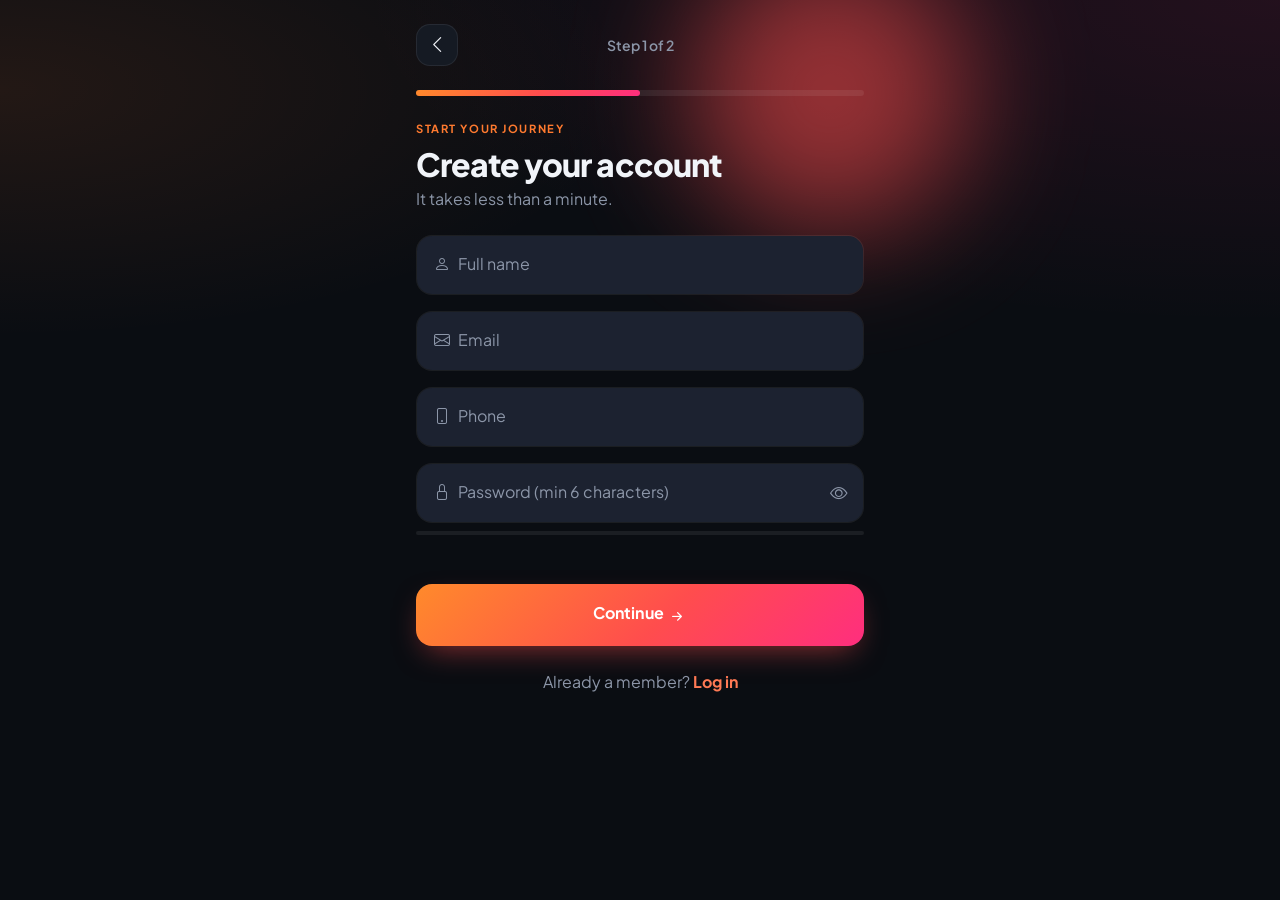
<file: src/main/resources/static/signup.html>
<!DOCTYPE html>
<html lang="en" data-bs-theme="dark">
<head>
    <meta charset="UTF-8">
    <meta name="viewport" content="width=device-width, initial-scale=1, viewport-fit=cover">
    <title>Create account · FitJanta</title>
    <link rel="preconnect" href="https://fonts.googleapis.com">
    <link rel="preconnect" href="https://fonts.gstatic.com" crossorigin>
    <link href="https://fonts.googleapis.com/css2?family=Plus+Jakarta+Sans:wght@400;500;600;700;800&display=swap" rel="stylesheet">
    <link href="https://cdn.jsdelivr.net/npm/bootstrap@5.3.3/dist/css/bootstrap.min.css" rel="stylesheet">
    <link href="https://cdn.jsdelivr.net/npm/bootstrap-icons@1.11.3/font/bootstrap-icons.min.css" rel="stylesheet">
    <link href="css/fitjanta.css" rel="stylesheet">
    <meta name="apple-mobile-web-app-capable" content="yes">
    <meta name="mobile-web-app-capable" content="yes">
    <meta name="apple-mobile-web-app-title" content="FitJanta">
    <meta name="apple-mobile-web-app-status-bar-style" content="black-translucent">
    <meta name="theme-color" content="#0A0D12">
    <link rel="apple-touch-icon" href="icons/apple-touch-icon.png">
    <link rel="icon" href="img/logo-mark.svg" type="image/svg+xml">
    <link rel="manifest" href="manifest.webmanifest">
</head>
<body>

<main class="app-shell no-nav">
    <span class="hero-orb o1"></span>

    <header class="d-flex align-items-center justify-content-between mb-4 reveal">
        <a href="index.html" class="icon-btn" aria-label="Back"><i class="bi bi-chevron-left"></i></a>
        <span class="small text-muted fw-semibold">Step <span id="stepNo">1</span> of 2</span>
        <span style="width:42px"></span>
    </header>

    <div class="progress mb-4" style="height:6px"><div class="progress-bar bar-grad" id="stepBar" style="width:50%"></div></div>

    <form id="signupForm" novalidate>

        <!-- STEP 1: account -->
        <section id="step1">
            <p class="small-caps text-orange mb-2 reveal d1">Start your journey</p>
            <h1 class="fw-800 mb-1 reveal d2" style="font-size:2rem;letter-spacing:-.03em">Create your account</h1>
            <p class="text-muted mb-4 reveal d2">It takes less than a minute.</p>

            <div class="reveal d3">
                <div class="form-floating mb-3">
                    <input type="text" class="form-control" id="name" placeholder="Full name" autocomplete="name" required>
                    <label for="name"><i class="bi bi-person me-2"></i>Full name</label>
                </div>
                <div class="form-floating mb-3">
                    <input type="email" class="form-control" id="email" placeholder="Email" autocomplete="email" required>
                    <label for="email"><i class="bi bi-envelope me-2"></i>Email</label>
                </div>
                <div class="form-floating mb-3">
                    <input type="tel" class="form-control" id="phone" placeholder="Phone" autocomplete="tel" inputmode="tel">
                    <label for="phone"><i class="bi bi-phone me-2"></i>Phone</label>
                </div>
                <div class="form-floating mb-2 input-icon">
                    <input type="password" class="form-control" id="password" placeholder="Password" autocomplete="new-password" minlength="6" required>
                    <label for="password"><i class="bi bi-lock me-2"></i>Password (min 6 characters)</label>
                    <i class="bi bi-eye" id="togglePassword" role="button" aria-label="Show password"></i>
                </div>
                <div class="progress mt-2" style="height:4px"><div class="progress-bar" id="pwdBar" style="width:0%"></div></div>
                <div class="small text-muted mt-1" id="pwdText">&nbsp;</div>
            </div>

            <button type="button" id="nextBtn" class="btn btn-grad w-100 py-3 mt-4 reveal d4">
                Continue <i class="bi bi-arrow-right-short fs-5 align-middle"></i>
            </button>
        </section>

        <!-- STEP 2: location & goal -->
        <section id="step2" class="d-none">
            <p class="small-caps text-orange mb-2">Almost there</p>
            <h1 class="fw-800 mb-1" style="font-size:2rem;letter-spacing:-.03em">Personalise FitJanta</h1>
            <p class="text-muted mb-4">This helps us set your daily calorie target.</p>

            <div class="form-floating mb-3">
                <input type="text" class="form-control" id="address" placeholder="Address" autocomplete="street-address">
                <label for="address"><i class="bi bi-house me-2"></i>Address</label>
            </div>
            <div class="row g-3 mb-3">
                <div class="col-7">
                    <div class="form-floating">
                        <input type="text" class="form-control" id="city" placeholder="City" autocomplete="address-level2">
                        <label for="city">City</label>
                    </div>
                </div>
                <div class="col-5">
                    <div class="form-floating">
                        <input type="text" class="form-control" id="pincode" placeholder="Pincode" inputmode="numeric" autocomplete="postal-code">
                        <label for="pincode">Pincode</label>
                    </div>
                </div>
            </div>
            <div class="form-floating mb-4">
                <input type="text" class="form-control" id="country" placeholder="Country" value="India" autocomplete="country-name">
                <label for="country"><i class="bi bi-globe2 me-2"></i>Country</label>
            </div>

            <label class="small-caps mb-2 d-block">Your goal</label>
            <div class="chip-group mb-2" id="goalChips">
                <input type="radio" class="btn-check" name="goal" id="g1" value="1700">
                <label class="chip" for="g1"><i class="bi bi-graph-down-arrow"></i> Lose weight</label>
                <input type="radio" class="btn-check" name="goal" id="g2" value="2000" checked>
                <label class="chip" for="g2"><i class="bi bi-heart-pulse"></i> Stay fit</label>
                <input type="radio" class="btn-check" name="goal" id="g3" value="2500">
                <label class="chip" for="g3"><i class="bi bi-lightning-charge"></i> Build muscle</label>
            </div>
            <p class="small text-muted">Daily target: <span class="fw-bold text-white" id="goalText">2,000</span> kcal (you can change it later)</p>

            <div id="signupError" class="alert alert-danger py-2 small d-none"></div>

            <div class="d-flex gap-2 mt-4">
                <button type="button" id="backBtn" class="btn btn-ghost py-3 px-4"><i class="bi bi-arrow-left"></i></button>
                <button type="submit" id="signupBtn" class="btn btn-grad flex-grow-1 py-3">
                    Create account <i class="bi bi-check2-circle ms-1"></i>
                </button>
            </div>
        </section>
    </form>

    <p class="text-center text-muted mt-4">
        Already a member? <a href="login.html" class="fw-bold text-decoration-none">Log in</a>
    </p>
</main>

<script src="https://cdn.jsdelivr.net/npm/bootstrap@5.3.3/dist/js/bootstrap.bundle.min.js"></script>
<script src="js/fitjanta.js"></script>
<script>
    if (FJ.user() && FJ.user().id) window.location.replace("home.html");

    const $ = id => document.getElementById(id);
    const pwd = $("password");

    $("togglePassword").addEventListener("click", e => {
        const show = pwd.type === "password";
        pwd.type = show ? "text" : "password";
        e.target.className = "bi " + (show ? "bi-eye-slash" : "bi-eye");
    });

    // Live password strength meter
    pwd.addEventListener("input", () => {
        const v = pwd.value;
        let score = 0;
        if (v.length >= 6) score++;
        if (v.length >= 10) score++;
        if (/[A-Z]/.test(v) && /[a-z]/.test(v)) score++;
        if (/\d/.test(v)) score++;
        if (/[^A-Za-z0-9]/.test(v)) score++;
        const levels = [["0%", "", "&nbsp;"], ["25%", "bg-danger", "Weak"], ["45%", "bg-warning", "Okay"], ["65%", "bar-amber", "Good"], ["85%", "bar-lime", "Strong"], ["100%", "bar-lime", "Very strong"]];
        const [w, cls, label] = levels[v ? Math.max(1, score) : 0];
        $("pwdBar").style.width = w;
        $("pwdBar").className = "progress-bar " + cls;
        $("pwdText").innerHTML = label;
    });

    document.querySelectorAll('input[name="goal"]').forEach(r =>
        r.addEventListener("change", () => $("goalText").textContent = FJ.fmt(r.value)));

    function showStep(n) {
        $("step1").classList.toggle("d-none", n !== 1);
        $("step2").classList.toggle("d-none", n !== 2);
        $("stepNo").textContent = n;
        $("stepBar").style.width = n === 1 ? "50%" : "100%";
        window.scrollTo({ top: 0, behavior: "smooth" });
    }

    $("nextBtn").addEventListener("click", () => {
        const fields = ["name", "email", "password"];
        let ok = true;
        fields.forEach(id => {
            const el = $(id);
            const valid = el.value.trim() && el.checkValidity();
            el.classList.toggle("is-invalid", !valid);
            ok = ok && valid;
        });
        if (!ok) {
            FJ.toast("Please fill in your name, a valid email and a 6+ character password.", "error");
            return;
        }
        showStep(2);
    });
    $("backBtn").addEventListener("click", () => showStep(1));

    $("signupForm").addEventListener("submit", async event => {
        event.preventDefault();
        const btn = $("signupBtn");
        $("signupError").classList.add("d-none");

        const user = {
            name: $("name").value.trim(),
            email: $("email").value.trim(),
            phone: $("phone").value.trim(),
            password: pwd.value,
            address: $("address").value.trim(),
            city: $("city").value.trim(),
            pincode: $("pincode").value.trim(),
            country: $("country").value.trim(),
            calorieGoal: Number(document.querySelector('input[name="goal"]:checked').value)
        };

        FJ.setLoading(btn, true, "Creating account");
        try {
            const saved = await FJ.api("/api/users/register", { method: "POST", body: user });
            FJ.setUser(saved);
            FJ.celebrate("Welcome!", "Your FitJanta journey starts now");
            setTimeout(() => window.location.href = "home.html", 1400);
        } catch (e) {
            $("signupError").textContent = e.message;
            $("signupError").classList.remove("d-none");
            FJ.setLoading(btn, false);
        }
    });
</script>
</body>
</html>
</file>
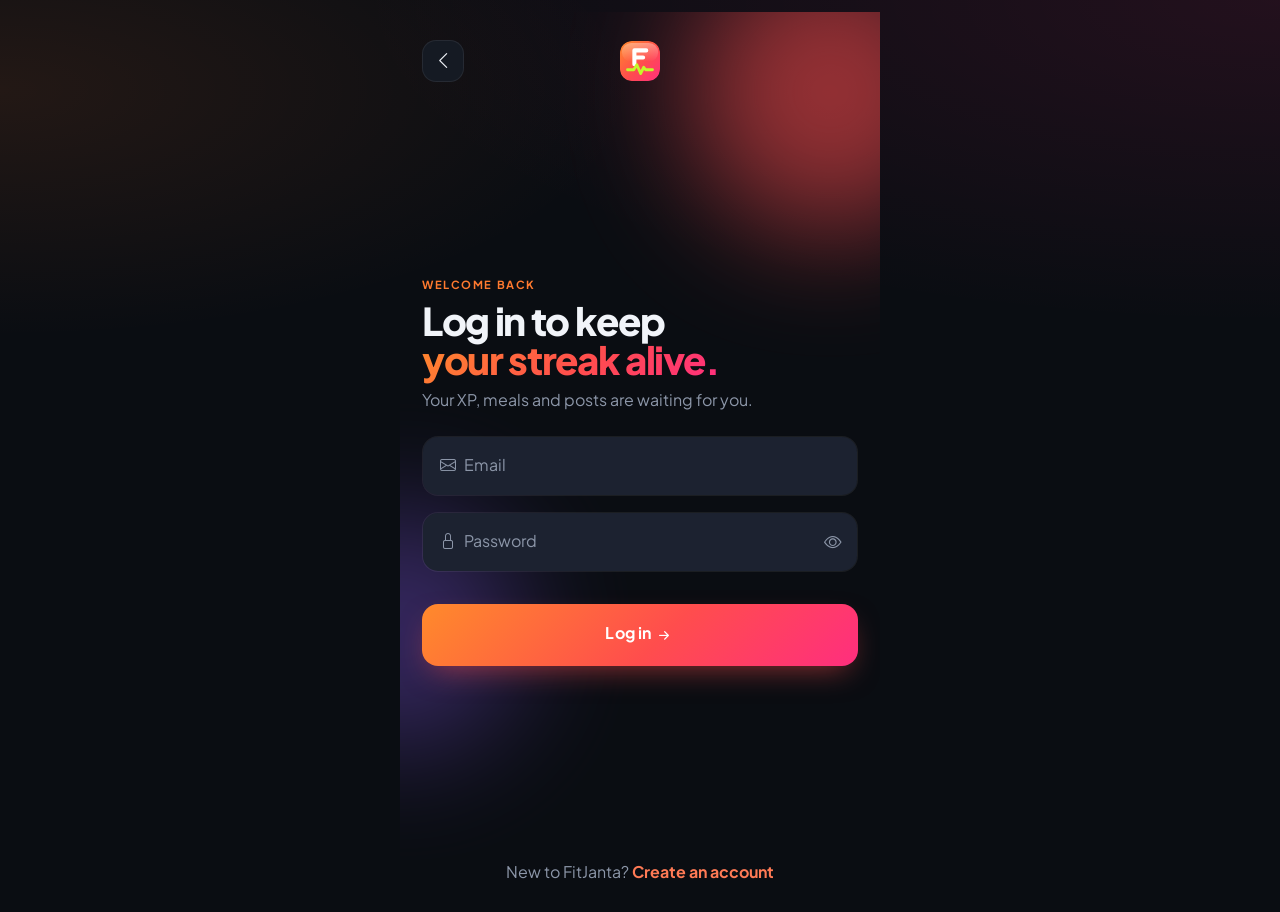
<file: src/main/resources/static/user.html>
<!DOCTYPE html>
<html lang="en" data-bs-theme="dark">
<head>
    <meta charset="UTF-8">
    <meta name="viewport" content="width=device-width, initial-scale=1, viewport-fit=cover">
    <title>Athlete · FitJanta</title>
    <link rel="preconnect" href="https://fonts.googleapis.com">
    <link rel="preconnect" href="https://fonts.gstatic.com" crossorigin>
    <link href="https://fonts.googleapis.com/css2?family=Plus+Jakarta+Sans:wght@400;500;600;700;800&display=swap" rel="stylesheet">
    <link href="https://cdn.jsdelivr.net/npm/bootstrap@5.3.3/dist/css/bootstrap.min.css" rel="stylesheet">
    <link href="https://cdn.jsdelivr.net/npm/bootstrap-icons@1.11.3/font/bootstrap-icons.min.css" rel="stylesheet">
    <link href="css/fitjanta.css" rel="stylesheet">
    <meta name="apple-mobile-web-app-capable" content="yes">
    <meta name="mobile-web-app-capable" content="yes">
    <meta name="apple-mobile-web-app-title" content="FitJanta">
    <meta name="apple-mobile-web-app-status-bar-style" content="black-translucent">
    <meta name="theme-color" content="#0A0D12">
    <link rel="apple-touch-icon" href="icons/apple-touch-icon.png">
    <link rel="icon" href="img/logo-mark.svg" type="image/svg+xml">
    <link rel="manifest" href="manifest.webmanifest">
</head>
<body>

<main class="app-shell">

    <header class="app-topbar">
        <button class="icon-btn" onclick="history.length > 1 ? history.back() : location.href='feed.html'" aria-label="Back"><i class="bi bi-chevron-left"></i></button>
        <h1 class="title flex-grow-1 text-truncate" id="topName">Athlete</h1>
        <a href="map.html" class="icon-btn" aria-label="Map"><i class="bi bi-map"></i></a>
    </header>

    <div id="content">
        <div class="text-center py-4"><div class="skeleton d-inline-block" style="width:110px;height:110px;border-radius:50%"></div></div>
        <div class="skeleton" style="height:140px"></div>
    </div>
</main>

<script src="https://cdn.jsdelivr.net/npm/bootstrap@5.3.3/dist/js/bootstrap.bundle.min.js"></script>
<script src="js/fitjanta.js"></script>
<script>
    const me = FJ.requireUser();
    FJ.nav("");
    const $ = id => document.getElementById(id);
    const id = Number(new URLSearchParams(location.search).get("id"));

    if (!id) location.replace("feed.html");
    if (id === me.id) location.replace("profile.html");

    function medal(rank) {
        return rank === 1 ? "🥇" : rank === 2 ? "🥈" : rank === 3 ? "🥉" : "#" + rank;
    }

    async function load() {
        try {
            const [p, posts] = await Promise.all([
                FJ.api(`/api/users/${id}/public`),
                FJ.api(`/api/posts/user/${id}`)
            ]);
            document.title = p.name + " · FitJanta";
            $("topName").textContent = p.name;

            const joined = p.joinedAt ? new Date(p.joinedAt).toLocaleDateString(undefined, { month: "short", year: "numeric" }) : null;
            const fav = p.favouriteActivity ? FJ.activityMeta(p.favouriteActivity) : null;

            $("content").innerHTML = `
            <section class="text-center reveal d1">
                <div class="d-inline-block mb-3">${FJ.avatarOf(p, 110, true)}</div>
                <h2 class="fw-800 mb-0">${FJ.esc(p.name)}</h2>
                <div class="text-muted small">${p.city ? `<i class="bi bi-geo-alt"></i> ${FJ.esc(p.city)}` : ""}${joined ? ` · Joined ${joined}` : ""}</div>
                ${p.bio ? `<p class="mt-2 mb-0 px-3">${FJ.esc(p.bio)}</p>` : ""}
                <div class="d-flex justify-content-center gap-2 mt-3 flex-wrap">
                    <span class="badge rounded-pill tint-amber px-3 py-2"><i class="bi bi-trophy-fill me-1"></i>Rank ${medal(p.rank)}</span>
                    ${fav ? `<span class="badge rounded-pill ${fav.tint} px-3 py-2"><i class="bi ${fav.icon} me-1"></i>Loves ${FJ.esc(p.favouriteActivity)}</span>` : ""}
                </div>
            </section>

            <section class="fj-card fj-card-grad mt-4 reveal d2">
                <div class="row text-center g-0">
                    <div class="col"><div class="fs-3 fw-800">${p.level}</div><div class="small fw-semibold" style="opacity:.85">Level</div></div>
                    <div class="col"><div class="fs-3 fw-800">${FJ.fmt(p.xp)}</div><div class="small fw-semibold" style="opacity:.85">XP</div></div>
                    <div class="col"><div class="fs-3 fw-800"><i class="bi bi-fire"></i>${p.streak}</div><div class="small fw-semibold" style="opacity:.85">Streak</div></div>
                </div>
                <div class="d-flex justify-content-between small fw-semibold mt-3 mb-1" style="opacity:.9"><span>Progress to level ${p.level + 1}</span><span>${p.xpIntoLevel}/100 XP</span></div>
                <div class="progress" style="background:rgba(0,0,0,.25)"><div class="progress-bar" id="xpBar" style="width:0%;background:#fff"></div></div>
            </section>

            <section class="stat-grid mt-3 reveal d3">
                <div class="stat-tile"><span class="stat-icon tint-pink"><i class="bi bi-heart-pulse-fill"></i></span>
                    <div class="stat-value">${FJ.fmt(p.workoutsCount)}</div><div class="stat-label">Workouts</div></div>
                <div class="stat-tile"><span class="stat-icon tint-lime"><i class="bi bi-signpost-split-fill"></i></span>
                    <div class="stat-value">${p.totalDistanceKm}<small class="fs-6 text-muted"> km</small></div><div class="stat-label">Total distance</div></div>
                <div class="stat-tile"><span class="stat-icon tint-orange"><i class="bi bi-fire"></i></span>
                    <div class="stat-value">${FJ.fmt(p.totalCaloriesBurned)}</div><div class="stat-label">Calories burned</div></div>
                <div class="stat-tile"><span class="stat-icon tint-cyan"><i class="bi bi-flag-fill"></i></span>
                    <div class="stat-value">${p.territoriesCount}</div><div class="stat-label">Territories</div></div>
            </section>

            <div class="section-title"><h2>Posts <span class="text-muted fw-semibold">${p.postsCount}</span></h2></div>
            <section class="reveal d4">${posts.length
                ? `<div class="post-grid">${posts.map(x => `<a href="feed.html#post-${x.id}"><img src="${FJ.esc(x.imageUrl)}" alt="" loading="lazy"></a>`).join("")}</div>`
                : `<div class="fj-card flat empty-state"><i class="bi bi-camera"></i><div class="fw-bold text-white">No posts yet</div></div>`}
            </section>`;

            setTimeout(() => { const b = $("xpBar"); if (b) b.style.width = p.xpIntoLevel + "%"; }, 150);
        } catch (e) {
            $("content").innerHTML = `<div class="fj-card empty-state"><i class="bi bi-person-x"></i><div class="fw-bold text-white">${FJ.esc(e.message)}</div></div>`;
        }
    }

    load();
</script>
</body>
</html>
</file>
<file: src/main/resources/static/css/fitjanta.css>
/* =====================================================================
   FITJANTA design system: a theme layer on top of Bootstrap 5.3
   ===================================================================== */

:root,
[data-bs-theme="dark"] {
    --fj-bg: #0A0D12;
    --fj-bg-2: #0F131A;
    --fj-surface: #151A23;
    --fj-surface-2: #1C2230;
    --fj-surface-3: #242B3A;
    --fj-border: rgba(255, 255, 255, 0.07);
    --fj-border-strong: rgba(255, 255, 255, 0.14);
    --fj-text: #F1F4F9;
    --fj-muted: #8C96A8;
    --fj-faint: #5B6577;

    --fj-orange: #FF7A2F;
    --fj-red: #FF4D4D;
    --fj-pink: #FF2E7E;
    --fj-lime: #C5F82A;
    --fj-cyan: #38D9F5;
    --fj-violet: #8B5CF6;
    --fj-amber: #FFC23D;

    --fj-grad: linear-gradient(135deg, #FF8A2B 0%, #FF4D4D 55%, #FF2E7E 100%);
    --fj-grad-soft: linear-gradient(135deg, rgba(255, 138, 43, .18), rgba(255, 46, 126, .18));
    --fj-grad-lime: linear-gradient(135deg, #C5F82A 0%, #38D9F5 100%);
    --fj-grad-violet: linear-gradient(135deg, #8B5CF6 0%, #38D9F5 100%);

    --fj-radius: 22px;
    --fj-radius-sm: 14px;
    --fj-shadow: 0 20px 45px -20px rgba(0, 0, 0, .65);
    --fj-glow: 0 12px 30px -10px rgba(255, 77, 77, .55);

    --fj-safe-top: env(safe-area-inset-top, 0px);
    --fj-safe-bottom: env(safe-area-inset-bottom, 0px);

    /* Bootstrap variable overrides */
    --bs-body-bg: var(--fj-bg);
    --bs-body-color: var(--fj-text);
    --bs-body-font-family: "Plus Jakarta Sans", system-ui, -apple-system, "Segoe UI", Roboto, sans-serif;
    --bs-secondary-color: var(--fj-muted);
    --bs-tertiary-color: var(--fj-faint);
    --bs-border-color: var(--fj-border-strong);
    --bs-secondary-bg: var(--fj-surface-2);
    --bs-tertiary-bg: var(--fj-surface);
    --bs-primary: #FF5A3C;
    --bs-primary-rgb: 255, 90, 60;
    --bs-link-color: #FF7A55;
    --bs-link-hover-color: #FF9C80;
    --bs-link-color-rgb: 255, 122, 85;
    --bs-emphasis-color: #ffffff;
    --bs-border-radius: 14px;
    --bs-border-radius-lg: 18px;
    --bs-border-radius-xl: 22px;
    --bs-focus-ring-color: rgba(255, 90, 60, .35);
}

html {
    -webkit-text-size-adjust: 100%;
}

body {
    background:
        radial-gradient(120% 60% at 100% 0%, rgba(255, 46, 126, .10), transparent 60%),
        radial-gradient(90% 50% at 0% 10%, rgba(255, 122, 47, .10), transparent 55%),
        var(--fj-bg);
    background-attachment: fixed;
    min-height: 100vh;
    min-height: 100dvh;
    -webkit-font-smoothing: antialiased;
    -webkit-tap-highlight-color: transparent;
    overscroll-behavior-y: none;
}

::selection { background: rgba(255, 90, 60, .35); }

.text-muted, .text-secondary { color: var(--fj-muted) !important; }
.text-faint { color: var(--fj-faint) !important; }
.fw-800 { font-weight: 800 !important; }
.ls-wide { letter-spacing: .14em; }
.small-caps { font-size: .7rem; letter-spacing: .14em; text-transform: uppercase; font-weight: 700; color: var(--fj-muted); }
.text-grad {
    background: var(--fj-grad);
    -webkit-background-clip: text;
    background-clip: text;
    color: transparent !important;
}
.text-lime { color: var(--fj-lime) !important; }
.text-cyan { color: var(--fj-cyan) !important; }
.text-orange { color: var(--fj-orange) !important; }
.text-pink { color: var(--fj-pink) !important; }
.text-violet { color: #A78BFA !important; }
.text-amber { color: var(--fj-amber) !important; }

/* ---------------------------------------------------------------------
   App shell
   --------------------------------------------------------------------- */

.app-shell {
    max-width: 480px;
    margin: 0 auto;
    padding: calc(var(--fj-safe-top) + 12px) 16px calc(104px + var(--fj-safe-bottom));
    position: relative;
}

.app-shell.no-nav { padding-bottom: calc(32px + var(--fj-safe-bottom)); }

.app-topbar {
    position: sticky;
    top: 0;
    z-index: 1020;
    margin: calc(-1 * (var(--fj-safe-top) + 12px)) -16px 8px;
    padding: calc(var(--fj-safe-top) + 12px) 16px 10px;
    background: linear-gradient(180deg, rgba(10, 13, 18, .92) 60%, rgba(10, 13, 18, 0));
    backdrop-filter: blur(14px);
    -webkit-backdrop-filter: blur(14px);
    display: flex;
    align-items: center;
    gap: 12px;
}

.app-topbar .title { font-weight: 800; font-size: 1.15rem; margin: 0; letter-spacing: -.01em; }

.icon-btn {
    width: 42px;
    height: 42px;
    border-radius: 14px;
    display: inline-flex;
    align-items: center;
    justify-content: center;
    background: var(--fj-surface);
    border: 1px solid var(--fj-border);
    color: var(--fj-text);
    font-size: 1.15rem;
    text-decoration: none;
    transition: transform .15s ease, background .2s ease;
    flex-shrink: 0;
}
.icon-btn:hover { color: #fff; background: var(--fj-surface-2); }
.icon-btn:active { transform: scale(.92); }

/* ---------------------------------------------------------------------
   Brand
   --------------------------------------------------------------------- */

.brand { display: inline-flex; align-items: center; gap: 10px; text-decoration: none; color: #fff; }
.brand img { width: 36px; height: 36px; border-radius: 11px; box-shadow: var(--fj-glow); }
.brand .wordmark { font-weight: 800; letter-spacing: .12em; font-size: 1.05rem; line-height: 1; }
.brand .wordmark span { font-weight: 500; color: #FF6A3D; }
.brand.brand-lg img { width: 88px; height: 88px; border-radius: 26px; }
.brand.brand-lg .wordmark { font-size: 2rem; }

/* ---------------------------------------------------------------------
   Cards & surfaces
   --------------------------------------------------------------------- */

.fj-card {
    background: linear-gradient(180deg, rgba(255, 255, 255, .025), rgba(255, 255, 255, 0)) , var(--fj-surface);
    border: 1px solid var(--fj-border);
    border-radius: var(--fj-radius);
    padding: 18px;
    box-shadow: var(--fj-shadow);
    position: relative;
}
.fj-card.tight { padding: 14px; }
.fj-card.flat { box-shadow: none; }
.fj-card + .fj-card { margin-top: 14px; }

.fj-card-grad {
    background: var(--fj-grad);
    border: 0;
    color: #fff;
    box-shadow: var(--fj-glow);
    overflow: hidden;
}
.fj-card-grad::after {
    content: "";
    position: absolute;
    inset: -40% -20% auto auto;
    width: 220px;
    height: 220px;
    background: radial-gradient(circle, rgba(255, 255, 255, .28), transparent 65%);
    pointer-events: none;
}

.section-title {
    display: flex;
    align-items: center;
    justify-content: space-between;
    margin: 26px 0 12px;
}
.section-title h2, .section-title h3 { font-size: 1.02rem; font-weight: 800; margin: 0; }
.section-title a { font-size: .82rem; text-decoration: none; font-weight: 600; }

/* ---------------------------------------------------------------------
   Buttons, chips & forms
   --------------------------------------------------------------------- */

.btn { font-weight: 700; border-radius: 16px; padding: .8rem 1.2rem; letter-spacing: .01em; }
.btn-sm { border-radius: 12px; padding: .45rem .85rem; }

.btn-grad {
    background: var(--fj-grad);
    border: 0;
    color: #fff;
    box-shadow: var(--fj-glow);
    transition: transform .15s ease, box-shadow .2s ease, filter .2s ease;
}
.btn-grad:hover, .btn-grad:focus { color: #fff; filter: brightness(1.08); }
.btn-grad:active { transform: scale(.97); color: #fff; }
.btn-grad:disabled { opacity: .6; color: #fff; }

.btn-lime { background: var(--fj-lime); color: #10140A; border: 0; }
.btn-lime:hover, .btn-lime:focus, .btn-lime:active { background: #D4FF55; color: #10140A; }

.btn-ghost {
    background: var(--fj-surface-2);
    border: 1px solid var(--fj-border);
    color: var(--fj-text);
}
.btn-ghost:hover, .btn-ghost:focus { background: var(--fj-surface-3); color: #fff; }

.chip-group { display: flex; flex-wrap: wrap; gap: 8px; }
.chip-scroll { display: flex; gap: 8px; overflow-x: auto; scrollbar-width: none; margin: 0 -16px; padding: 2px 16px 4px; }
.chip-scroll::-webkit-scrollbar { display: none; }

.chip {
    border: 1px solid var(--fj-border-strong);
    background: var(--fj-surface);
    color: var(--fj-text);
    border-radius: 999px;
    padding: .5rem .95rem;
    font-size: .85rem;
    font-weight: 600;
    white-space: nowrap;
    display: inline-flex;
    align-items: center;
    gap: 6px;
    transition: all .18s ease;
    cursor: pointer;
}
.chip:active { transform: scale(.95); }
.chip.active, .btn-check:checked + .chip {
    background: var(--fj-grad);
    border-color: transparent;
    color: #fff;
    box-shadow: var(--fj-glow);
}

.form-control, .form-select {
    background-color: var(--fj-surface-2);
    border: 1px solid var(--fj-border);
    color: var(--fj-text);
    border-radius: 16px;
    padding: .85rem 1rem;
    font-size: 16px; /* prevents iOS zoom */
}
.form-control:focus, .form-select:focus {
    background-color: var(--fj-surface-2);
    color: #fff;
    border-color: rgba(255, 90, 60, .65);
    box-shadow: 0 0 0 .25rem rgba(255, 90, 60, .18);
}
.form-control::placeholder { color: var(--fj-faint); }
.form-floating > .form-control, .form-floating > .form-select { height: 60px; min-height: 60px; padding-top: 1.6rem; padding-bottom: .5rem; }
.form-floating > label { color: var(--fj-muted); padding-left: 1.05rem; }
.form-floating > .form-control:focus ~ label,
.form-floating > .form-control:not(:placeholder-shown) ~ label { color: var(--fj-muted); }
.form-floating > .form-control:focus ~ label::after,
.form-floating > .form-control:not(:placeholder-shown) ~ label::after { background: transparent !important; }
textarea.form-control { min-height: 110px; resize: none; }

/* Range sliders in brand colours */
.form-range { accent-color: #FF5A3C; }
.form-range::-webkit-slider-runnable-track { background: rgba(255, 255, 255, .1); height: 6px; border-radius: 999px; }
.form-range::-webkit-slider-thumb { background: var(--fj-grad); width: 22px; height: 22px; margin-top: -8px; border: 3px solid #fff; box-shadow: var(--fj-glow); }
.form-range::-moz-range-track { background: rgba(255, 255, 255, .1); height: 6px; border-radius: 999px; }
.form-range::-moz-range-thumb { background: #FF5A3C; width: 18px; height: 18px; border: 3px solid #fff; }
.form-range:focus::-webkit-slider-thumb { box-shadow: 0 0 0 .25rem rgba(255, 90, 60, .3); }

/* Tabs / pills in brand colours */
.nav-pills .nav-link { color: var(--fj-muted); }
.nav-pills .nav-link:hover { color: #fff; }
.nav-pills .nav-link.active, .nav-pills .show > .nav-link { background: var(--fj-grad); color: #fff; box-shadow: var(--fj-glow); }

/* Dropdowns */
.dropdown-menu { --bs-dropdown-bg: var(--fj-surface-2); --bs-dropdown-border-color: var(--fj-border-strong); --bs-dropdown-link-hover-bg: var(--fj-surface-3); --bs-dropdown-link-active-bg: #FF5A3C; border-radius: 16px; padding: 6px; }
.dropdown-item { border-radius: 10px; padding: .55rem .8rem; font-weight: 600; }

.min-w-0 { min-width: 0; }

.input-icon { position: relative; }
.input-icon > .bi { position: absolute; right: 16px; top: 50%; transform: translateY(-50%); color: var(--fj-muted); cursor: pointer; font-size: 1.1rem; z-index: 5; }

/* ---------------------------------------------------------------------
   Stats, rings & progress
   --------------------------------------------------------------------- */

.stat-grid { display: grid; grid-template-columns: repeat(2, 1fr); gap: 12px; }
.stat-grid.three { grid-template-columns: repeat(3, 1fr); }

.stat-tile {
    background: var(--fj-surface);
    border: 1px solid var(--fj-border);
    border-radius: 20px;
    padding: 14px;
    position: relative;
    overflow: hidden;
}
.stat-tile .stat-icon {
    width: 36px; height: 36px; border-radius: 12px;
    display: inline-flex; align-items: center; justify-content: center;
    font-size: 1.05rem; margin-bottom: 10px;
}
.stat-tile .stat-value { font-size: 1.45rem; font-weight: 800; line-height: 1.1; letter-spacing: -.02em; }
.stat-tile .stat-label { font-size: .76rem; color: var(--fj-muted); font-weight: 600; }

.tint-orange { background: rgba(255, 122, 47, .15); color: var(--fj-orange); }
.tint-pink { background: rgba(255, 46, 126, .15); color: var(--fj-pink); }
.tint-lime { background: rgba(197, 248, 42, .14); color: var(--fj-lime); }
.tint-cyan { background: rgba(56, 217, 245, .14); color: var(--fj-cyan); }
.tint-violet { background: rgba(139, 92, 246, .18); color: #A78BFA; }
.tint-amber { background: rgba(255, 194, 61, .15); color: var(--fj-amber); }

.ring {
    --size: 150px;
    --thick: 14px;
    --value: 0;
    --color: var(--fj-orange);
    width: var(--size);
    height: var(--size);
    border-radius: 50%;
    background:
        radial-gradient(closest-side, var(--fj-surface) calc(100% - var(--thick)), transparent calc(100% - var(--thick) + 1px)),
        conic-gradient(var(--color) calc(var(--value) * 1%), rgba(255, 255, 255, .07) 0);
    display: grid;
    place-items: center;
    position: relative;
    transition: --value 1s ease;
    flex-shrink: 0;
}
.ring .ring-inner { text-align: center; line-height: 1.1; }
.ring .ring-value { font-size: 1.7rem; font-weight: 800; letter-spacing: -.02em; }
.ring .ring-label { font-size: .72rem; color: var(--fj-muted); font-weight: 600; }
.ring.ring-sm { --size: 64px; --thick: 7px; }
.ring.ring-sm .ring-value { font-size: .95rem; }
@property --value { syntax: "<number>"; inherits: true; initial-value: 0; }

.progress { background: rgba(255, 255, 255, .07); border-radius: 999px; height: 8px; overflow: visible; }
.progress-bar { border-radius: 999px; transition: width 1s cubic-bezier(.2, .8, .2, 1); }
.bar-grad { background: var(--fj-grad); }
.bar-lime { background: var(--fj-lime); }
.bar-cyan { background: var(--fj-cyan); }
.bar-amber { background: var(--fj-amber); }
.bar-violet { background: var(--fj-violet); }

.macro-row { display: grid; grid-template-columns: repeat(3, 1fr); gap: 12px; }
.macro .macro-head { display: flex; justify-content: space-between; font-size: .78rem; font-weight: 700; margin-bottom: 6px; }
.macro .macro-head span:last-child { color: var(--fj-muted); font-weight: 600; }

/* ---------------------------------------------------------------------
   Lists
   --------------------------------------------------------------------- */

.list-tile {
    display: flex;
    align-items: center;
    gap: 12px;
    padding: 12px;
    background: var(--fj-surface);
    border: 1px solid var(--fj-border);
    border-radius: 18px;
    text-decoration: none;
    color: var(--fj-text);
}
.list-tile + .list-tile { margin-top: 10px; }
.list-tile .lt-icon {
    width: 46px; height: 46px; border-radius: 15px; flex-shrink: 0;
    display: inline-flex; align-items: center; justify-content: center; font-size: 1.25rem;
}
.list-tile .lt-body { flex: 1; min-width: 0; }
.list-tile .lt-title { font-weight: 700; font-size: .95rem; }
.list-tile .lt-sub { color: var(--fj-muted); font-size: .8rem; }
.list-tile .lt-end { text-align: right; font-weight: 800; }

.action-grid { display: grid; grid-template-columns: repeat(4, 1fr); gap: 10px; }
.action-tile {
    display: flex; flex-direction: column; align-items: center; gap: 8px;
    text-decoration: none; color: var(--fj-text); font-size: .74rem; font-weight: 700;
}
.action-tile .at-icon {
    width: 60px; height: 60px; border-radius: 20px;
    display: inline-flex; align-items: center; justify-content: center; font-size: 1.45rem;
    border: 1px solid var(--fj-border);
    transition: transform .15s ease;
}
.action-tile:active .at-icon { transform: scale(.9); }

/* ---------------------------------------------------------------------
   Avatars
   --------------------------------------------------------------------- */

.avatar {
    --s: 40px;
    width: var(--s); height: var(--s); border-radius: 50%;
    display: inline-flex; align-items: center; justify-content: center;
    font-weight: 800; color: #fff; font-size: calc(var(--s) * .38);
    flex-shrink: 0; text-transform: uppercase; letter-spacing: .02em;
}
.avatar-ring { padding: 2.5px; border-radius: 50%; background: var(--fj-grad); display: inline-flex; }
.avatar-ring .avatar { border: 2.5px solid var(--fj-bg); }
.avatar-img { object-fit: cover; padding: 0; }
a.user-link { color: inherit; text-decoration: none; }
a.user-link:hover { color: #fff; text-decoration: underline; text-underline-offset: 3px; }

/* Avatar with an edit (camera) badge on the profile page */
.avatar-edit { position: relative; display: inline-block; cursor: pointer; }
.avatar-edit .cam {
    position: absolute; right: 2px; bottom: 2px; width: 32px; height: 32px; border-radius: 50%;
    background: var(--fj-grad); color: #fff; display: inline-flex; align-items: center; justify-content: center;
    border: 3px solid var(--fj-bg); font-size: .9rem; box-shadow: var(--fj-glow);
}
.avatar-edit.uploading::after {
    content: ""; position: absolute; inset: 6px; border-radius: 50%;
    border: 3px solid rgba(255, 255, 255, .25); border-top-color: #fff; animation: spin .8s linear infinite;
}
@keyframes spin { to { transform: rotate(360deg); } }

/* ---------------------------------------------------------------------
   Comments
   --------------------------------------------------------------------- */

.post-comments { padding: 0 16px 14px; font-size: .88rem; }
.post-comments .c-line { margin-bottom: 4px; word-wrap: break-word; }
.post-comments .c-line b { margin-right: 4px; }
.post-actions { display: flex; align-items: center; gap: 6px; padding: 10px 12px 2px; }
.post-actions .pa-btn {
    background: none; border: 0; color: var(--fj-text); font-size: 1.35rem; padding: 4px 6px; border-radius: 10px;
    display: inline-flex; align-items: center; gap: 6px;
}
.post-actions .pa-btn span { font-size: .85rem; font-weight: 700; }
.post-actions .pa-btn:active { transform: scale(.9); }
.add-comment-inline { display: flex; align-items: center; gap: 10px; padding: 0 16px 16px; color: var(--fj-muted); font-size: .86rem; cursor: pointer; }

.offcanvas.offcanvas-bottom.sheet {
    height: 82vh; height: 82dvh; border-radius: 26px 26px 0 0;
    background: var(--fj-bg-2); border-top: 1px solid var(--fj-border-strong);
    max-width: 520px; margin: 0 auto;
}
.sheet .sheet-handle { width: 44px; height: 5px; border-radius: 99px; background: var(--fj-border-strong); margin: 10px auto 0; }
.comment-row { display: flex; gap: 10px; padding: 10px 0; }
.comment-row .c-body { flex: 1; min-width: 0; }
.comment-row .c-name { font-weight: 700; font-size: .86rem; }
.comment-row .c-text { font-size: .9rem; white-space: pre-wrap; word-wrap: break-word; }
.comment-row .c-meta { font-size: .72rem; color: var(--fj-muted); margin-top: 2px; }
.comment-composer {
    display: flex; align-items: center; gap: 10px; padding: 10px 14px calc(10px + var(--fj-safe-bottom));
    border-top: 1px solid var(--fj-border); background: var(--fj-bg-2);
}
.comment-composer input { flex: 1; border-radius: 999px !important; padding: .65rem 1rem !important; }
.comment-composer .send { width: 42px; height: 42px; border-radius: 50%; padding: 0; }

/* ---------------------------------------------------------------------
   Live map
   --------------------------------------------------------------------- */

.map-wrap { position: relative; margin: 0 -16px; }
#liveMap { height: 58vh; min-height: 360px; border-radius: 0 0 28px 28px; overflow: hidden; }
.map-overlay-top { position: absolute; top: 12px; left: 12px; right: 12px; z-index: 500; display: flex; gap: 8px; flex-wrap: wrap; }
.map-overlay-top .chip { background: rgba(21, 26, 35, .88); backdrop-filter: blur(10px); }
.map-fabs { position: absolute; right: 12px; bottom: 16px; z-index: 500; display: flex; flex-direction: column; gap: 10px; }
.map-fabs .icon-btn { background: rgba(21, 26, 35, .92); backdrop-filter: blur(10px); width: 46px; height: 46px; }
.pick-banner {
    position: absolute; left: 12px; right: 70px; bottom: 16px; z-index: 500;
    background: var(--fj-grad); color: #fff; border-radius: 16px; padding: 10px 14px; font-weight: 700; font-size: .85rem;
    box-shadow: var(--fj-glow);
}
.leaflet-container { background: #0b0f14; font-family: inherit; }
/* Night-mode map: invert the light OpenStreetMap tiles */
#liveMap .leaflet-tile-pane { filter: invert(100%) hue-rotate(185deg) brightness(.92) contrast(.88) saturate(.55); }
.leaflet-control-attribution { background: rgba(10, 13, 18, .7) !important; color: #6b7686 !important; font-size: 9px !important; }
.leaflet-control-attribution a { color: #8c96a8 !important; }
.leaflet-popup-content-wrapper, .leaflet-popup-tip { background: var(--fj-surface-2); color: #fff; border-radius: 16px; box-shadow: var(--fj-shadow); }
.leaflet-popup-content { margin: 12px 14px; font-family: inherit; }
.leaflet-container a.leaflet-popup-close-button { color: #fff; }
.leaflet-bar a { background: var(--fj-surface-2) !important; color: #fff !important; border-color: var(--fj-border) !important; }

.athlete-pin { position: relative; }
.athlete-pin .avatar { box-shadow: 0 6px 16px rgba(0, 0, 0, .6); }
.athlete-pin .pin-ring { padding: 3px; border-radius: 50%; display: inline-flex; background: #fff; }
.athlete-pin.me .pin-ring { background: var(--fj-grad); }
.athlete-pin.approx { opacity: .8; }
.athlete-pin.approx .pin-ring { background: rgba(255, 255, 255, .45); }
.athlete-pin .pin-lvl {
    position: absolute; bottom: -6px; left: 50%; transform: translateX(-50%);
    background: #0b0f14; color: #fff; font-size: 9px; font-weight: 800; padding: 1px 6px; border-radius: 99px;
    border: 1px solid rgba(255, 255, 255, .25); white-space: nowrap;
}
.athlete-pin.me::before {
    content: ""; position: absolute; inset: -8px; border-radius: 50%;
    background: rgba(255, 90, 60, .35); animation: mapPulse 2s ease-out infinite;
}
@keyframes mapPulse { 0% { transform: scale(.6); opacity: 1; } 100% { transform: scale(1.8); opacity: 0; } }

.form-switch .form-check-input { width: 2.6em; height: 1.4em; background-color: var(--fj-surface-3); border-color: var(--fj-border-strong); }
.form-switch .form-check-input:checked { background-color: #FF5A3C; border-color: #FF5A3C; }

/* Weekly chart */
.week-chart { display: grid; grid-template-columns: repeat(7, 1fr); gap: 8px; align-items: end; height: 140px; }
.week-col { display: flex; flex-direction: column; align-items: center; gap: 6px; height: 100%; justify-content: flex-end; }
.week-bars { display: flex; gap: 3px; align-items: flex-end; height: 100%; width: 100%; justify-content: center; }
.week-bar { width: 42%; max-width: 14px; border-radius: 6px 6px 3px 3px; min-height: 4px; transition: height 1s cubic-bezier(.2, .8, .2, 1); }
.week-bar.eat { background: var(--fj-grad); }
.week-bar.burn { background: var(--fj-lime); }
.week-col .wl { font-size: .68rem; font-weight: 700; color: var(--fj-muted); }
.week-col.today .wl { color: #fff; }
.legend-dot { width: 9px; height: 9px; border-radius: 3px; display: inline-block; margin-right: 5px; }

/* ---------------------------------------------------------------------
   Feed posts (Instagram style, no likes / comments)
   --------------------------------------------------------------------- */

.post-card {
    background: var(--fj-surface);
    border: 1px solid var(--fj-border);
    border-radius: 24px;
    overflow: hidden;
    box-shadow: var(--fj-shadow);
}
.post-card + .post-card { margin-top: 18px; }
.post-head { display: flex; align-items: center; gap: 10px; padding: 12px 14px; }
.post-head .name { font-weight: 700; font-size: .92rem; line-height: 1.15; }
.post-head .meta { font-size: .74rem; color: var(--fj-muted); }
.post-media { position: relative; background: #05070A; aspect-ratio: 4 / 5; overflow: hidden; }
.post-media img { width: 100%; height: 100%; object-fit: cover; display: block; opacity: 0; transition: opacity .4s ease; }
.post-media img.loaded { opacity: 1; }
.post-body { padding: 12px 16px 16px; font-size: .92rem; line-height: 1.5; }
.post-body .caption { white-space: pre-wrap; word-wrap: break-word; }
.post-body .caption.clamp { display: -webkit-box; -webkit-line-clamp: 3; -webkit-box-orient: vertical; overflow: hidden; }
.post-body .more { color: var(--fj-muted); font-weight: 600; background: none; border: 0; padding: 0; }
.hashtag { color: #FF8A6A; font-weight: 600; }

.post-grid { display: grid; grid-template-columns: repeat(3, 1fr); gap: 3px; border-radius: 18px; overflow: hidden; }
.post-grid a { aspect-ratio: 1; background: var(--fj-surface-2); display: block; overflow: hidden; }
.post-grid img { width: 100%; height: 100%; object-fit: cover; transition: transform .3s ease; }
.post-grid a:active img { transform: scale(.96); }

/* ---------------------------------------------------------------------
   Bottom navigation
   --------------------------------------------------------------------- */

.bottom-nav {
    position: fixed;
    left: 50%;
    transform: translateX(-50%);
    bottom: calc(12px + var(--fj-safe-bottom));
    width: calc(100% - 24px);
    max-width: 456px;
    z-index: 1030;
    display: grid;
    grid-template-columns: repeat(5, 1fr);
    align-items: center;
    padding: 8px 6px;
    background: rgba(21, 26, 35, .82);
    backdrop-filter: blur(18px) saturate(140%);
    -webkit-backdrop-filter: blur(18px) saturate(140%);
    border: 1px solid var(--fj-border-strong);
    border-radius: 26px;
    box-shadow: 0 18px 40px -12px rgba(0, 0, 0, .7);
}
.bottom-nav a {
    display: flex; flex-direction: column; align-items: center; gap: 2px;
    text-decoration: none; color: var(--fj-faint);
    font-size: .64rem; font-weight: 700; padding: 6px 0;
    transition: color .2s ease;
}
.bottom-nav a .bi { font-size: 1.3rem; line-height: 1; }
.bottom-nav a.active { color: #fff; }
.bottom-nav a.active .bi { background: var(--fj-grad); -webkit-background-clip: text; background-clip: text; color: transparent; }
.bottom-nav a.nav-plus { padding: 0; }
.bottom-nav a.nav-plus span {
    width: 52px; height: 52px; border-radius: 18px;
    display: inline-flex; align-items: center; justify-content: center;
    background: var(--fj-grad); color: #fff; font-size: 1.6rem;
    box-shadow: var(--fj-glow);
    transform: translateY(-14px);
    transition: transform .15s ease;
}
.bottom-nav a.nav-plus:active span { transform: translateY(-14px) scale(.92); }

/* ---------------------------------------------------------------------
   Auth / onboarding
   --------------------------------------------------------------------- */

.auth-hero {
    min-height: 100vh;
    min-height: 100dvh;
    display: flex;
    flex-direction: column;
    justify-content: space-between;
    padding: calc(var(--fj-safe-top) + 28px) 22px calc(28px + var(--fj-safe-bottom));
    max-width: 480px;
    margin: 0 auto;
    position: relative;
    overflow: hidden;
}
.hero-orb {
    position: absolute; border-radius: 50%; filter: blur(60px); opacity: .55; pointer-events: none; z-index: -1;
    animation: float 9s ease-in-out infinite;
}
.hero-orb.o1 { width: 280px; height: 280px; background: #FF4D4D; top: -60px; right: -90px; }
.hero-orb.o2 { width: 240px; height: 240px; background: #8B5CF6; bottom: 18%; left: -120px; animation-delay: -3s; opacity: .35; }
.hero-orb.o3 { width: 180px; height: 180px; background: #C5F82A; bottom: -40px; right: -40px; animation-delay: -6s; opacity: .22; }
.display-hero { font-size: clamp(2.4rem, 11vw, 3.3rem); font-weight: 800; line-height: 1.02; letter-spacing: -.035em; }

.feature-pill {
    display: inline-flex; align-items: center; gap: 8px;
    background: rgba(255, 255, 255, .06); border: 1px solid var(--fj-border-strong);
    border-radius: 999px; padding: .45rem .85rem; font-size: .8rem; font-weight: 600;
    backdrop-filter: blur(8px);
}

/* ---------------------------------------------------------------------
   AI food analysis
   --------------------------------------------------------------------- */

.ai-badge {
    display: inline-flex; align-items: center; gap: 6px;
    font-size: .72rem; font-weight: 800; letter-spacing: .08em; text-transform: uppercase;
    padding: .35rem .7rem; border-radius: 999px;
    background: var(--fj-grad-soft); border: 1px solid rgba(255, 122, 47, .35); color: #FFB08A;
}
.ai-thinking span {
    display: inline-block; width: 7px; height: 7px; margin: 0 2px; border-radius: 50%;
    background: var(--fj-orange); animation: bounce 1s infinite ease-in-out;
}
.ai-thinking span:nth-child(2) { animation-delay: .15s; background: var(--fj-red); }
.ai-thinking span:nth-child(3) { animation-delay: .3s; background: var(--fj-pink); }

.food-item {
    display: flex; align-items: center; gap: 12px;
    padding: 11px 0; border-bottom: 1px dashed var(--fj-border-strong);
}
.food-item:last-child { border-bottom: 0; }
.food-item .fi-emoji {
    width: 42px; height: 42px; border-radius: 14px; background: var(--fj-surface-2);
    display: inline-flex; align-items: center; justify-content: center; font-size: 1.3rem; flex-shrink: 0;
}
.food-item .fi-name { font-weight: 700; font-size: .92rem; }
.food-item .fi-sub { font-size: .76rem; color: var(--fj-muted); }
.food-item .fi-kcal { margin-left: auto; text-align: right; font-weight: 800; white-space: nowrap; }
.food-item .fi-kcal small { display: block; font-weight: 600; color: var(--fj-muted); font-size: .7rem; }

.score-badge {
    width: 58px; height: 58px; border-radius: 18px; flex-shrink: 0;
    display: inline-flex; flex-direction: column; align-items: center; justify-content: center;
    font-weight: 800; font-size: 1.35rem; line-height: 1;
}
.score-badge small { font-size: .56rem; letter-spacing: .1em; font-weight: 700; margin-top: 3px; opacity: .85; }
.score-good { background: rgba(197, 248, 42, .16); color: var(--fj-lime); }
.score-ok { background: rgba(255, 194, 61, .16); color: var(--fj-amber); }
.score-bad { background: rgba(255, 77, 77, .16); color: #FF7A7A; }

.tip { display: flex; gap: 10px; font-size: .86rem; color: #D5DBE5; padding: 6px 0; }
.tip .bi { color: var(--fj-lime); margin-top: 2px; }

.meal-block + .meal-block { margin-top: 12px; }

/* ---------------------------------------------------------------------
   Leaderboard podium
   --------------------------------------------------------------------- */

.podium { display: grid; grid-template-columns: 1fr 1.15fr 1fr; align-items: end; gap: 10px; margin: 10px 0 18px; }
.podium .p-col { text-align: center; }
.podium .p-block {
    border-radius: 18px 18px 10px 10px; margin-top: 10px; padding: 10px 6px;
    background: var(--fj-surface); border: 1px solid var(--fj-border);
    font-weight: 800;
}
.podium .p1 .p-block { height: 120px; background: var(--fj-grad); border: 0; box-shadow: var(--fj-glow); }
.podium .p2 .p-block { height: 92px; }
.podium .p3 .p-block { height: 74px; }
.podium .crown { font-size: 1.4rem; color: var(--fj-amber); display: block; margin-bottom: 4px; }

/* ---------------------------------------------------------------------
   Image upload
   --------------------------------------------------------------------- */

.upload-drop {
    border: 2px dashed var(--fj-border-strong);
    border-radius: 24px;
    aspect-ratio: 4 / 5;
    display: flex; flex-direction: column; align-items: center; justify-content: center; gap: 10px;
    background: var(--fj-surface);
    color: var(--fj-muted);
    cursor: pointer;
    position: relative;
    overflow: hidden;
    transition: border-color .2s ease;
}
.upload-drop:hover { border-color: rgba(255, 90, 60, .6); }
.upload-drop .bi { font-size: 2.6rem; }
.upload-drop img { position: absolute; inset: 0; width: 100%; height: 100%; object-fit: cover; }
.upload-drop .change-btn { position: absolute; right: 12px; bottom: 12px; z-index: 3; }

/* ---------------------------------------------------------------------
   Toasts, celebration, skeletons
   --------------------------------------------------------------------- */

.toast-container { padding-top: calc(var(--fj-safe-top) + 10px) !important; }
.toast.fj-toast {
    background: rgba(28, 34, 48, .95);
    border: 1px solid var(--fj-border-strong);
    border-radius: 18px;
    color: #fff;
    backdrop-filter: blur(12px);
    box-shadow: 0 18px 40px -12px rgba(0, 0, 0, .7);
}

.celebrate {
    position: fixed; inset: 0; z-index: 2000;
    display: flex; align-items: center; justify-content: center;
    background: rgba(5, 7, 10, .6);
    backdrop-filter: blur(6px);
    animation: fadeIn .25s ease;
}
.celebrate .burst {
    text-align: center; animation: pop .55s cubic-bezier(.2, 1.6, .4, 1);
}
.celebrate .burst .xp { font-size: 3.4rem; font-weight: 800; letter-spacing: -.03em; }
.confetti { position: fixed; top: -12px; width: 9px; height: 14px; border-radius: 3px; z-index: 2001; animation: fall linear forwards; }

.skeleton {
    background: linear-gradient(90deg, var(--fj-surface) 25%, var(--fj-surface-2) 37%, var(--fj-surface) 63%);
    background-size: 400% 100%;
    animation: shimmer 1.4s ease infinite;
    border-radius: 18px;
}

.empty-state { text-align: center; padding: 34px 18px; color: var(--fj-muted); }
.empty-state .bi { font-size: 2.6rem; display: block; margin-bottom: 10px; color: var(--fj-faint); }

/* ---------------------------------------------------------------------
   Animations
   --------------------------------------------------------------------- */

.reveal { opacity: 0; animation: fadeUp .6s cubic-bezier(.2, .8, .2, 1) forwards; }
.reveal.d1 { animation-delay: .06s; }
.reveal.d2 { animation-delay: .12s; }
.reveal.d3 { animation-delay: .18s; }
.reveal.d4 { animation-delay: .24s; }
.reveal.d5 { animation-delay: .30s; }
.reveal.d6 { animation-delay: .36s; }

.pressable { transition: transform .15s ease; }
.pressable:active { transform: scale(.97); }

@keyframes fadeUp { from { opacity: 0; transform: translateY(14px); } to { opacity: 1; transform: none; } }
@keyframes fadeIn { from { opacity: 0; } to { opacity: 1; } }
@keyframes pop { 0% { transform: scale(.4); opacity: 0; } 100% { transform: scale(1); opacity: 1; } }
@keyframes bounce { 0%, 80%, 100% { transform: scale(.5); opacity: .5; } 40% { transform: scale(1); opacity: 1; } }
@keyframes shimmer { 0% { background-position: 100% 50%; } 100% { background-position: 0 50%; } }
@keyframes float { 0%, 100% { transform: translate(0, 0); } 50% { transform: translate(14px, -18px); } }
@keyframes fall { to { transform: translateY(105vh) rotate(720deg); } }
@keyframes pulseGlow { 0%, 100% { box-shadow: 0 0 0 0 rgba(255, 90, 60, .55); } 50% { box-shadow: 0 0 0 12px rgba(255, 90, 60, 0); } }
.pulse-glow { animation: pulseGlow 2.2s infinite; }

@media (prefers-reduced-motion: reduce) {
    *, *::before, *::after { animation-duration: .01ms !important; animation-iteration-count: 1 !important; transition-duration: .01ms !important; }
    .reveal { opacity: 1; }
}

/* Desktop: show the app as a phone-sized column */
@media (min-width: 600px) {
    body { padding-top: 12px; }
}
</file>
